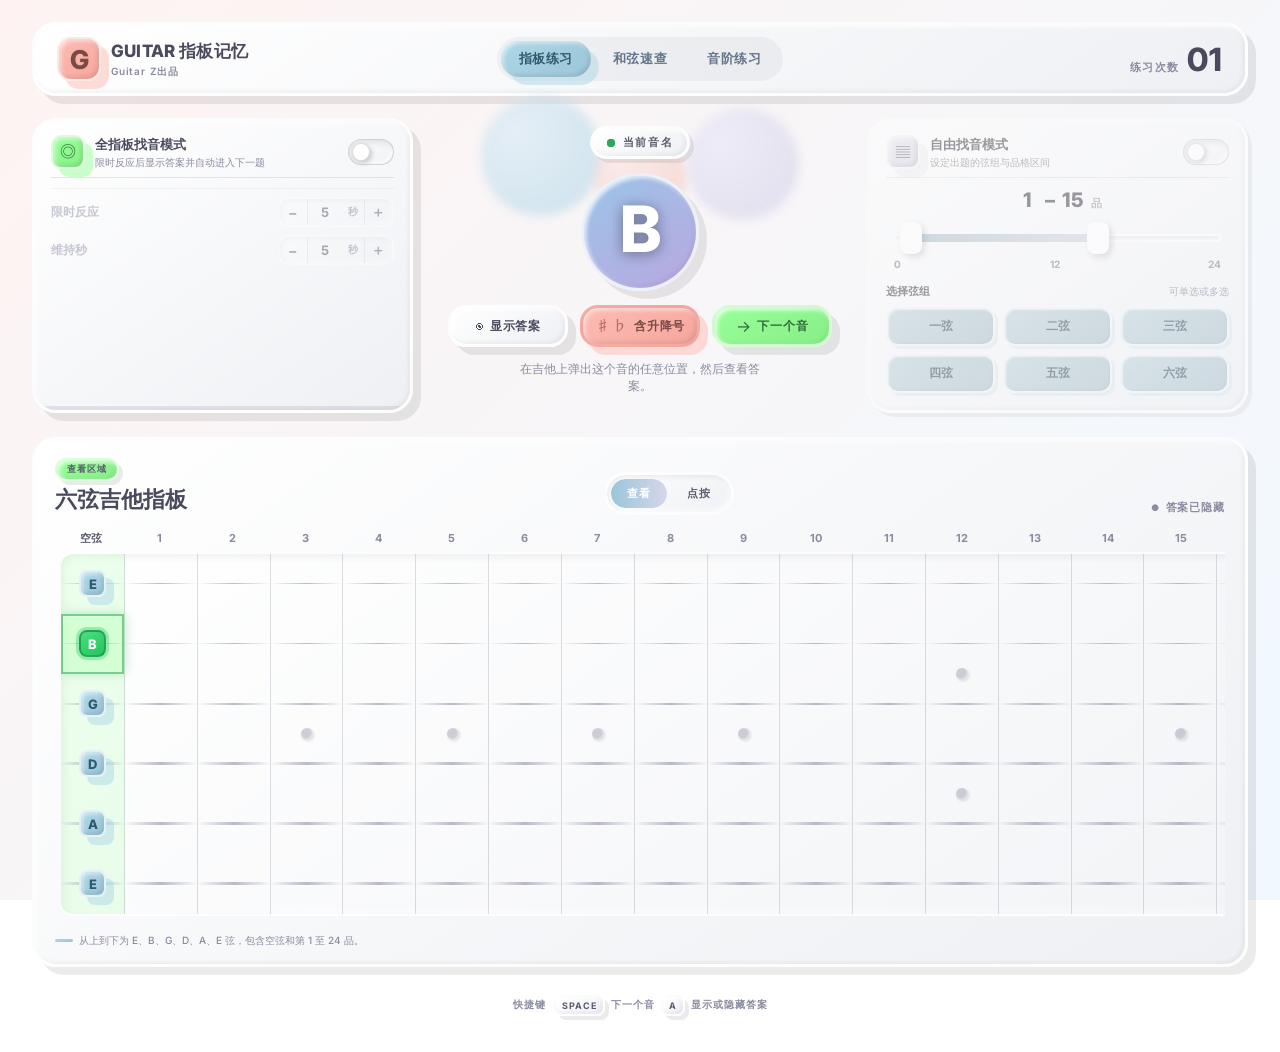
<file: index.html>
<!doctype html>
<html lang="zh-CN">
  <head>
    <meta charset="UTF-8" />
    <meta name="viewport" content="width=device-width, initial-scale=1.0" />
    <meta name="theme-color" content="#fef3f2" />
    <title>GUITAR 指板记忆</title>
    <link rel="icon" href="data:image/svg+xml,%3Csvg xmlns='http://www.w3.org/2000/svg' viewBox='0 0 32 32'%3E%3Crect x='1' y='1' width='30' height='30' rx='7' fill='%23fef3f2' stroke='%23cdd3e0' stroke-width='2'/%3E%3Ctext x='16' y='23' text-anchor='middle' font-family='Arial' font-weight='bold' font-size='20' fill='%23f5a69c'%3EG%3C/text%3E%3C/svg%3E" />
    <link rel="preconnect" href="https://fonts.googleapis.com" />
    <link rel="preconnect" href="https://fonts.gstatic.com" crossorigin />
    <link href="https://fonts.googleapis.com/css2?family=Inter:wght@300;400;500;600;700;800&display=swap" rel="stylesheet" />
    <link rel="stylesheet" href="styles.css?v=24" />
  </head>
  <body>
    <main class="app-shell">
      <header class="topbar reveal fade-in">
        <a class="brand" href="index.html" aria-label="回到指板练习首页">
          <span class="brand-mark" aria-hidden="true">G</span>
          <span>
            <strong>GUITAR 指板记忆</strong>
            <small>Guitar Z出品</small>
          </span>
        </a>
        <nav class="tool-nav tabs" aria-label="工具导航">
          <a class="tool-tab active" href="index.html" aria-current="page">指板练习</a>
          <a class="tool-tab" href="chords.html">和弦速查</a>
          <a class="tool-tab" href="scales.html">音阶练习</a>
        </nav>
        <div class="round-count" aria-live="polite">
          <span>练习次数</span>
          <strong id="roundCount">01</strong>
        </div>
      </header>

      <!-- 新布局：顶部三栏（全指板找音模式 / 自由找音模式 / 当前音名）横向并列；下方指板铺满整列 -->
      <div class="layout-split">
        <div class="top-row">
          <!-- 左：全指板找音模式 -->
          <aside class="sidebar-controls sidebar-left reveal" aria-label="全指板找音模式">
            <article class="control-card brutal-shadow reveal stagger-1" id="autoRevealCard">
              <div class="control-title-row">
                <div class="control-icon" aria-hidden="true">◎</div>
                <div>
                  <h2>全指板找音模式</h2>
                  <p>限时反应后显示答案并自动进入下一题</p>
                </div>
                <label class="switch">
                  <input id="autoRevealToggle" type="checkbox" />
                  <span class="switch-track"><span class="switch-thumb"></span></span>
                  <span class="sr-only">开启全指板找音模式</span>
                </label>
              </div>
              <div class="setting-row" id="autoRevealSetting">
                <div class="speed-line">
                  <label for="autoRevealAtSeconds">限时反应</label>
                  <div class="number-field">
                    <button type="button" data-step-target="autoRevealAtSeconds" data-step="-1" aria-label="减少限时反应秒数">−</button>
                    <input id="autoRevealAtSeconds" type="number" value="5" min="1" max="60" step="1" inputmode="numeric" aria-label="限时反应秒数" />
                    <span>秒</span>
                    <button type="button" data-step-target="autoRevealAtSeconds" data-step="1" aria-label="增加限时反应秒数">＋</button>
                  </div>
                </div>
                <div class="speed-line">
                  <label for="autoRevealHoldSeconds">维持秒</label>
                  <div class="number-field">
                    <button type="button" data-step-target="autoRevealHoldSeconds" data-step="-1" aria-label="减少维持秒数">−</button>
                    <input id="autoRevealHoldSeconds" type="number" value="5" min="1" max="60" step="1" inputmode="numeric" aria-label="答案维持秒数" />
                    <span>秒</span>
                    <button type="button" data-step-target="autoRevealHoldSeconds" data-step="1" aria-label="增加维持秒数">＋</button>
                  </div>
                </div>
              </div>
              <div class="timer-track" aria-hidden="true"><span id="revealProgress"></span></div>
            </article>
          </aside>

          <!-- 中：当前音名 -->
          <section class="hero current-note-col reveal" aria-labelledby="current-note-label">
            <div class="hero-orbs" aria-hidden="true">
              <span class="orb orb-1"></span>
              <span class="orb orb-2"></span>
              <span class="orb orb-3"></span>
            </div>
            <div class="eyebrow reveal fade-in stagger-1" id="current-note-label">
              <span class="pulse-dot"></span>
              当前音名
            </div>

            <div class="note-column reveal scale-in stagger-2">
              <div class="note-stage">
                <div class="note-card brutal-shadow-lg" aria-live="assertive">
                  <span id="currentNote">C</span>
                </div>
              </div>
              <div class="note-actions">
                <button class="side-action reveal-action brutal-shadow brutal-shadow-hover" id="revealButton" type="button">
                  <span class="action-icon" aria-hidden="true">◉</span>
                  <span>显示答案</span>
                </button>
                <button class="side-action accidental-action brutal-shadow brutal-shadow-hover active" id="accidentalsToggle" type="button" aria-pressed="true">
                  <span class="action-icon" aria-hidden="true">♯♭</span>
                  <span>含升降号</span>
                </button>
                <button class="side-action next-action brutal-shadow brutal-shadow-hover" id="nextButton" type="button">
                  <span class="action-icon" aria-hidden="true">→</span>
                  <span>下一个音</span>
                </button>
              </div>
              <p class="instruction" id="instruction">在吉他上弹出这个音的任意位置，然后查看答案。</p>
            </div>
          </section>

          <!-- 右：自由找音模式 -->
          <aside class="sidebar-controls sidebar-right reveal" aria-label="自由找音模式">
            <article class="control-card difficulty-card brutal-shadow reveal stagger-2" id="difficultyCard">
              <div class="control-title-row">
                <div class="control-icon" aria-hidden="true">▤</div>
                <div>
                  <h2>自由找音模式</h2>
                  <p>设定出题的弦组与品格区间</p>
                </div>
                <label class="switch">
                  <input id="difficultyToggle" type="checkbox" />
                  <span class="switch-track"><span class="switch-thumb"></span></span>
                  <span class="sr-only">开启自由找音模式</span>
                </label>
              </div>
              <div class="fret-range-slider" role="group" aria-label="品格范围选择">
                <div class="range-values" aria-live="polite">
                  <span id="fretRangeMin">1</span>
                  <span>–</span>
                  <span id="fretRangeMax">15</span>
                  <span>品</span>
                </div>
                <div class="range-track-wrap">
                  <div class="range-track-bg"></div>
                  <div class="range-track-fill" id="fretRangeFill"></div>
                  <input type="range" id="fretRangeMinInput" min="0" max="24" value="1" step="1" aria-label="起始品格" />
                  <input type="range" id="fretRangeMaxInput" min="0" max="24" value="15" step="1" aria-label="结束品格" />
                </div>
                <div class="range-labels">
                  <span>0</span>
                  <span>12</span>
                  <span>24</span>
                </div>
              </div>

              <div class="string-select-block">
                <div class="string-select-head">
                  <span class="string-select-label">选择弦组</span>
                  <span class="string-select-hint">可单选或多选</span>
                </div>
                <div class="string-buttons" id="stringButtons" role="group" aria-label="弦组选择">
                  <button type="button" class="string-btn" data-string="1">一弦</button>
                  <button type="button" class="string-btn" data-string="2">二弦</button>
                  <button type="button" class="string-btn" data-string="3">三弦</button>
                  <button type="button" class="string-btn" data-string="4">四弦</button>
                  <button type="button" class="string-btn" data-string="5">五弦</button>
                  <button type="button" class="string-btn" data-string="6">六弦</button>
                </div>
              </div>
            </article>
          </aside>
        </div>

        <section class="fretboard-section brutal-shadow reveal" aria-labelledby="fretboard-title">
          <div class="section-heading">
            <div>
              <p class="section-kicker" id="sectionKicker">查看区域</p>
              <h1 id="fretboard-title">六弦吉他指板</h1>
            </div>

            <div class="mode-tabs" role="tablist" aria-label="模式切换（查看 / 点按）">
              <button class="mode-tab active" id="browseModeTab" type="button" role="tab" aria-selected="true" data-mode="browse">查看</button>
              <button class="mode-tab" id="practiceModeTab" type="button" role="tab" aria-selected="false" data-mode="practice">点按</button>
            </div>

            <div class="answer-status" id="answerStatus">
              <span aria-hidden="true">●</span>
              <span>答案已隐藏</span>
            </div>
          </div>

          <div class="practice-stats brutal-shadow" id="practiceStats" hidden>
            <div class="stat-item"><span>本题进度</span><strong id="statProgress">0 / 0</strong></div>
            <div class="stat-item"><span>首答正确</span><strong id="statCorrect">0</strong></div>
            <div class="stat-item"><span>答错题数</span><strong id="statWrong">0</strong></div>
            <div class="stat-item"><span>正确率</span><strong id="statAccuracy">—</strong></div>
            <div class="stat-item stat-best"><span>该难度最佳</span><strong id="statBest">—</strong></div>
          </div>

          <div class="fretboard-scroll" id="fretboardScroll" tabindex="0" aria-label="六弦吉他指板，可横向滚动">
            <div class="fretboard-wrap">
              <div class="fret-numbers" id="fretNumbers"></div>
              <div class="fretboard" id="fretboard"></div>
            </div>
          </div>
          <p class="fretboard-hint"><span class="hint-line"></span> 从上到下为 E、B、G、D、A、E 弦，包含空弦和第 1 至 24 品。</p>
        </section>
      </div>

      <footer class="reveal fade-in">
        <span>快捷键</span>
        <kbd>Space</kbd> 下一个音
        <kbd>A</kbd> 显示或隐藏答案
      </footer>
    </main>

    <div class="summary-overlay" id="summaryOverlay" hidden>
      <div class="summary-card brutal-shadow-lg" role="dialog" aria-modal="true" aria-labelledby="summaryTitle">
        <p class="section-kicker">本轮成绩</p>
        <h2 id="summaryTitle">本轮完成</h2>
        <p class="summary-sub" id="summarySub">本轮练习题已全部完成</p>
        <div class="summary-grid">
          <div><span>本轮题数</span><strong id="summaryTotal">0</strong></div>
          <div><span>首答正确</span><strong id="summaryCorrect">0</strong></div>
          <div><span>正确率</span><strong id="summaryAccuracy">0%</strong></div>
          <div><span>用时</span><strong id="summaryTime">0:00</strong></div>
          <div><span>平均每题</span><strong id="summaryAvg">0.0s</strong></div>
          <div><span>该难度最佳</span><strong id="summaryBest">0%</strong></div>
        </div>
        <button class="summary-again" id="summaryAgain" type="button">再来一轮</button>
      </div>
    </div>

    <script src="app.js?v=19"></script>
    <script>
      // 滚动触发入场动画：进入视口时添加 .in-view（播放一次）
      (function () {
        var nodes = document.querySelectorAll('.reveal');
        var reduce = window.matchMedia('(prefers-reduced-motion: reduce)').matches;
        if (reduce || !('IntersectionObserver' in window)) {
          nodes.forEach(function (el) { el.classList.add('in-view'); });
          return;
        }
        var io = new IntersectionObserver(function (entries) {
          entries.forEach(function (entry) {
            if (entry.isIntersecting) {
              entry.target.classList.add('in-view');
              io.unobserve(entry.target);
            }
          });
        }, { threshold: 0.12, rootMargin: '0px 0px -6% 0px' });
        nodes.forEach(function (el) { io.observe(el); });
      })();
    </script>
  </body>
</html>
</file>
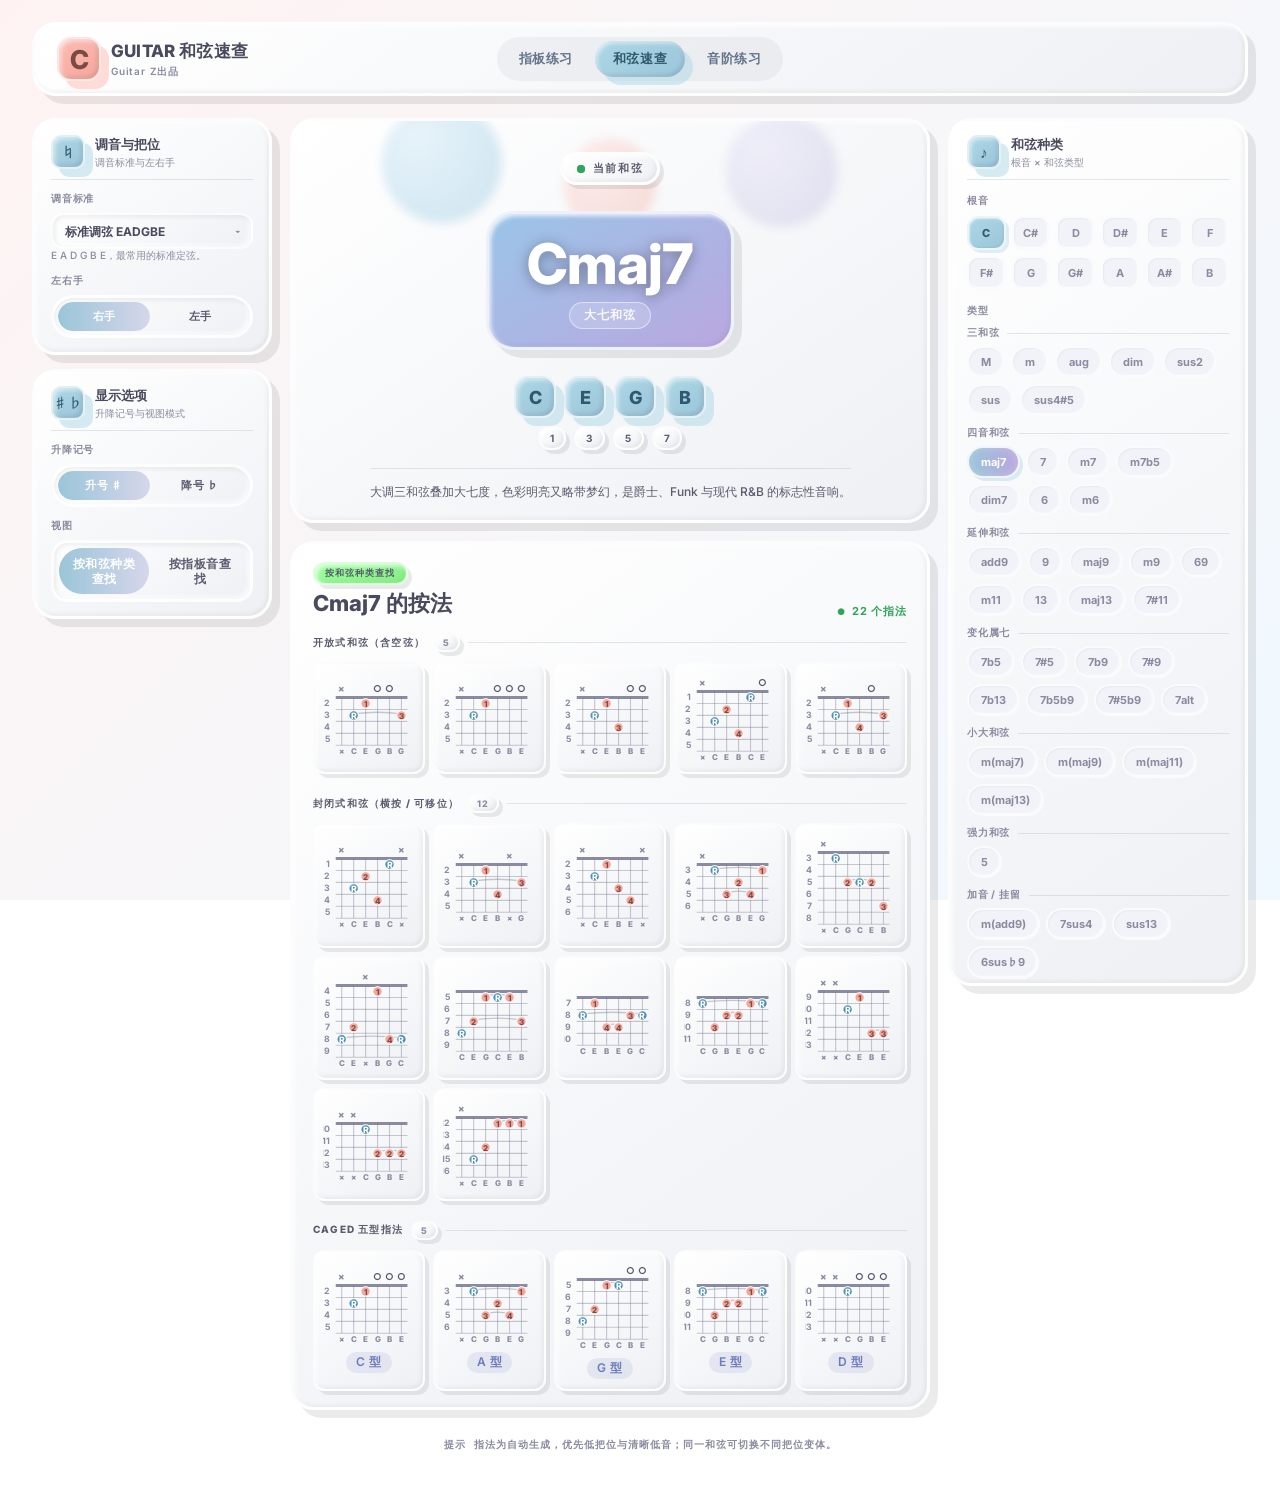
<file: chords.html>
<!doctype html>
<html lang="zh-CN">
  <head>
    <meta charset="UTF-8" />
    <meta name="viewport" content="width=device-width, initial-scale=1.0" />
    <meta name="theme-color" content="#fef3f2" />
    <title>GUITAR 和弦速查</title>
    <link rel="icon" href="data:image/svg+xml,%3Csvg xmlns='http://www.w3.org/2000/svg' viewBox='0 0 32 32'%3E%3Crect x='1' y='1' width='30' height='30' rx='7' fill='%23fef3f2' stroke='%23cdd3e0' stroke-width='2'/%3E%3Ctext x='16' y='23' text-anchor='middle' font-family='Arial' font-weight='bold' font-size='20' fill='%23f5a69c'%3EG%3C/text%3E%3C/svg%3E" />
    <link rel="preconnect" href="https://fonts.googleapis.com" />
    <link rel="preconnect" href="https://fonts.gstatic.com" crossorigin />
    <link href="https://fonts.googleapis.com/css2?family=Inter:wght@300;400;500;600;700;800&display=swap" rel="stylesheet" />
    <link rel="stylesheet" href="chord-styles.css?v=16" />
    <link rel="stylesheet" href="fretboard-fullscreen.css?v=3" />
  </head>
  <body>
    <main class="app-shell">
      <header class="topbar reveal fade-in">
        <a class="brand" href="chords.html" aria-label="和弦速查首页">
          <span class="brand-mark" aria-hidden="true">C</span>
          <span>
            <strong>GUITAR 和弦速查</strong>
            <small>Guitar Z出品</small>
          </span>
        </a>
        <nav class="tool-nav tabs" aria-label="工具导航">
          <a class="tool-tab" href="index.html">指板练习</a>
          <a class="tool-tab active" href="chords.html" aria-current="page">和弦速查</a>
          <a class="tool-tab" href="scales.html">音阶练习</a>
        </nav>
      </header>

      <!-- 三栏布局：左控制 → 中主区 → 右和弦种类（移动端重排为 主→右→左） -->
      <div class="chords-layout">
        <!-- 左栏：调音与把位 + 显示选项 -->
        <aside class="layout-left reveal" aria-label="设置">
          <article class="control-card brutal-shadow">
            <div class="control-title-row">
              <div class="control-icon" aria-hidden="true">♮</div>
              <div>
                <h2>调音与把位</h2>
                <p>调音标准与左右手</p>
              </div>
            </div>
            <div class="setting-block">
              <label class="setting-label" for="tuningSelect">调音标准</label>
              <div class="clay-select-wrap">
                <select id="tuningSelect" class="clay-select" aria-label="调音标准">
                  <option value="standard">标准调弦 EADGBE</option>
                  <option value="dropD">Drop D · DADGBE</option>
                  <option value="dadgad">DADGAD</option>
                  <option value="openG">Open G · DGDGBD</option>
                  <option value="openD">Open D · DADF♯AD</option>
                  <option value="eb">半音降调 · E♭A♭D♭G♭B♭E♭</option>
                </select>
              </div>
              <p class="tuning-desc" id="tuningDesc">E A D G B E，最常用的标准定弦。</p>
            </div>
            <div class="setting-block">
              <span class="setting-label">左右手</span>
              <div class="segmented" id="handSwitch" role="group" aria-label="左右手配置">
                <button type="button" data-hand="right" class="active" aria-pressed="true">右手</button>
                <button type="button" data-hand="left" aria-pressed="false">左手</button>
              </div>
            </div>
          </article>

          <article class="control-card brutal-shadow">
            <div class="control-title-row">
              <div class="control-icon" aria-hidden="true">♯♭</div>
              <div>
                <h2>显示选项</h2>
                <p>升降记号与视图模式</p>
              </div>
            </div>
            <div class="setting-block">
              <span class="setting-label">升降记号</span>
              <div class="segmented" id="accidentalSwitch" role="group" aria-label="升降记号">
                <button type="button" data-acc="sharp" class="active" aria-pressed="true">升号 ♯</button>
                <button type="button" data-acc="flat" aria-pressed="false">降号 ♭</button>
              </div>
            </div>
            <div class="setting-block">
              <span class="setting-label">视图</span>
              <div class="segmented view-switch-two-col" id="viewSwitch" role="group" aria-label="查找方式">
                <button type="button" data-view="voicing" class="active" aria-pressed="true">按和弦种类查找</button>
                <button type="button" data-view="fretboard" aria-pressed="false">按指板音查找</button>
              </div>
            </div>
          </article>
        </aside>

        <!-- 主栏：当前和弦 + 指法图 -->
        <div class="layout-main">
          <!-- 当前和弦主视觉（移到主栏顶部） -->
          <section class="hero-card reveal fade-in brutal-shadow-lg" aria-labelledby="chord-symbol">
            <div class="hero-orbs" aria-hidden="true">
              <span class="orb orb-1"></span>
              <span class="orb orb-2"></span>
              <span class="orb orb-3"></span>
            </div>
            <p class="eyebrow reveal fade-in stagger-1"><span class="pulse-dot"></span>当前和弦</p>
            <div class="chord-name-card scale-in stagger-2" aria-live="polite">
              <span id="chordSymbol">Cmaj7</span>
              <small id="chordCn">大七和弦</small>
            </div>
            <div class="chord-info">
              <div class="tone-chips" id="toneChips" aria-label="构成音"></div>
              <div class="interval-chips" id="intervalChips" aria-label="音程"></div>
            </div>
            <p class="theory-desc" id="theoryDesc"></p>
          </section>

          <!-- 指法图 -->
          <section class="fretboard-section brutal-shadow reveal" aria-labelledby="diagram-title">
            <div class="section-heading">
              <div>
                <p class="section-kicker" id="resultKicker">推荐指法</p>
                <h1 id="diagram-title">Cmaj7 的按法</h1>
              </div>
              <div class="answer-status" id="voicingHint" aria-live="polite">
                <span aria-hidden="true">●</span>
                <span id="voicingHintText">自动生成</span>
              </div>
            </div>

            <div id="voicingArea"></div>
            <div id="fretboardArea" hidden></div>
          </section>
        </div>

        <!-- 右栏：和弦种类（根音 × 类型） -->
        <aside class="layout-right reveal" aria-label="和弦种类">
          <article class="control-card chords-list-card brutal-shadow">
            <div class="control-title-row">
              <div class="control-icon" aria-hidden="true">♪</div>
              <div>
                <h2>和弦种类</h2>
                <p>根音 × 和弦类型</p>
              </div>
            </div>
            <div class="selector-block">
              <span class="selector-label">根音</span>
              <div class="root-buttons" id="rootButtons" role="group" aria-label="根音选择"></div>
            </div>
            <div class="selector-block">
              <span class="selector-label">类型</span>
              <div class="type-groups" id="typeGroups"></div>
            </div>
          </article>
        </aside>

      </div>

      <footer class="reveal fade-in">
        <span>提示</span>
        指法为自动生成，优先低把位与清晰低音；同一和弦可切换不同把位变体。
      </footer>
    </main>

    <script src="chord-engine.js?v=11"></script>
    <script src="chord-app.js?v=29"></script>
    <script>
      // 滚动触发入场动画：进入视口时添加 .in-view（播放一次）
      (function () {
        var nodes = document.querySelectorAll('.reveal');
        var reduce = window.matchMedia('(prefers-reduced-motion: reduce)').matches;
        if (reduce || !('IntersectionObserver' in window)) {
          nodes.forEach(function (el) { el.classList.add('in-view'); });
          return;
        }
        var io = new IntersectionObserver(function (entries) {
          entries.forEach(function (entry) {
            if (entry.isIntersecting) {
              entry.target.classList.add('in-view');
              io.unobserve(entry.target);
            }
          });
        }, { threshold: 0.12, rootMargin: '0px 0px -6% 0px' });
        nodes.forEach(function (el) { io.observe(el); });
      })();
    </script>
  </body>
</html>
</file>
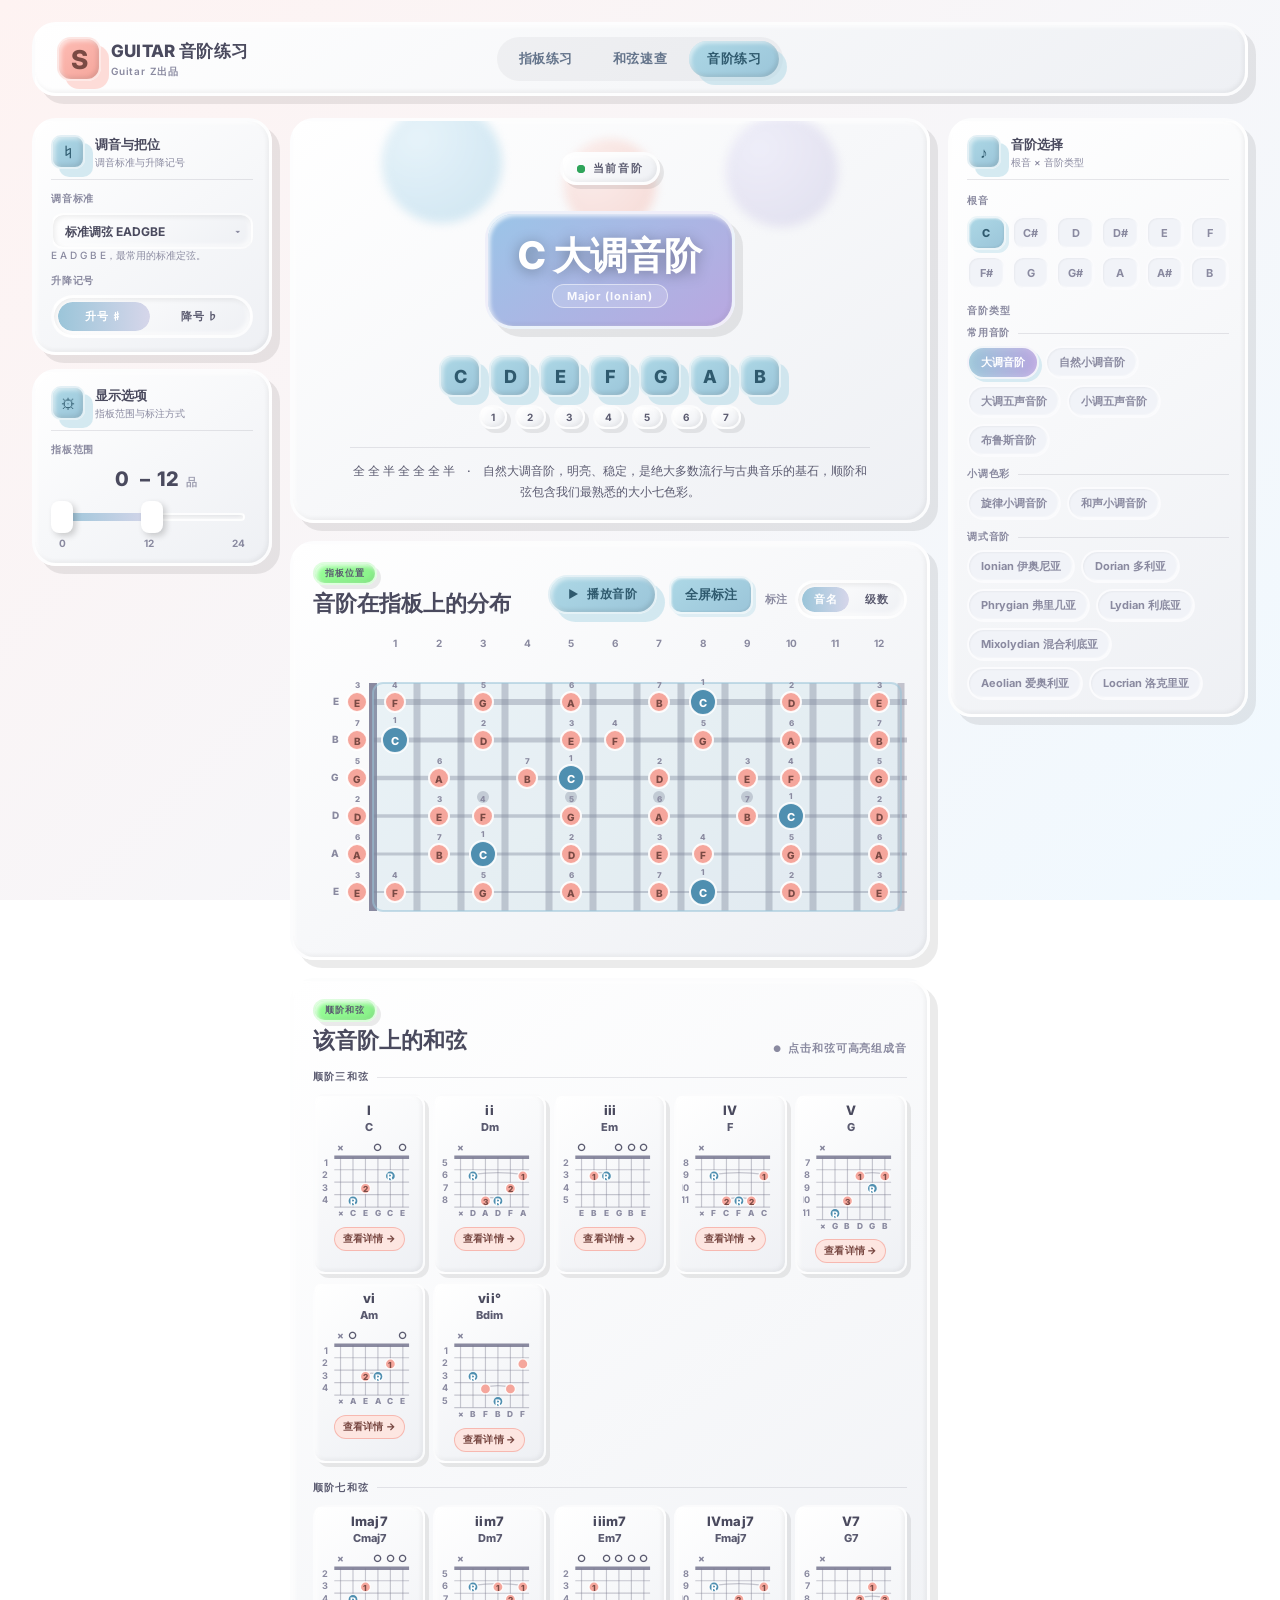
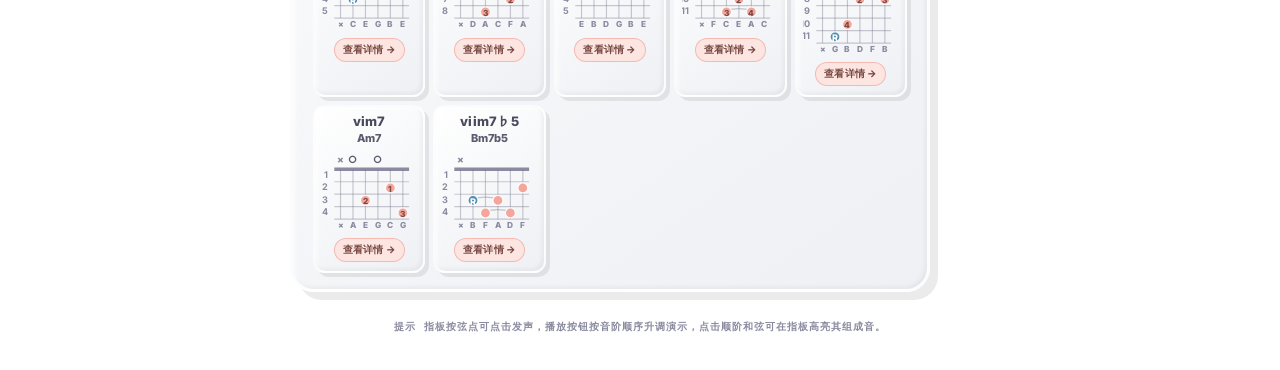
<file: scales.html>
<!doctype html>
<html lang="zh-CN">
  <head>
    <meta charset="UTF-8" />
    <meta name="viewport" content="width=device-width, initial-scale=1.0" />
    <meta name="theme-color" content="#fef3f2" />
    <title>GUITAR 音阶练习</title>
    <link rel="icon" href="data:image/svg+xml,%3Csvg xmlns='http://www.w3.org/2000/svg' viewBox='0 0 32 32'%3E%3Crect x='1' y='1' width='30' height='30' rx='7' fill='%23fef3f2' stroke='%23cdd3e0' stroke-width='2'/%3E%3Ctext x='16' y='23' text-anchor='middle' font-family='Arial' font-weight='bold' font-size='20' fill='%236fa8c4'%3ES%3C/text%3E%3C/svg%3E" />
    <link rel="preconnect" href="https://fonts.googleapis.com" />
    <link rel="preconnect" href="https://fonts.gstatic.com" crossorigin />
    <link href="https://fonts.googleapis.com/css2?family=Inter:wght@300;400;500;600;700;800&display=swap" rel="stylesheet" />
    <link rel="stylesheet" href="chord-styles.css?v=13" />
    <link rel="stylesheet" href="scale-styles.css?v=6" />
    <link rel="stylesheet" href="fretboard-fullscreen.css?v=3" />
  </head>
  <body>
    <main class="app-shell">
      <header class="topbar reveal fade-in">
        <a class="brand" href="scales.html" aria-label="音阶练习首页">
          <span class="brand-mark" aria-hidden="true">S</span>
          <span>
            <strong>GUITAR 音阶练习</strong>
            <small>Guitar Z出品</small>
          </span>
        </a>
        <nav class="tool-nav tabs" aria-label="工具导航">
          <a class="tool-tab" href="index.html">指板练习</a>
          <a class="tool-tab" href="chords.html">和弦速查</a>
          <a class="tool-tab active" href="scales.html" aria-current="page">音阶练习</a>
        </nav>
      </header>

      <!-- 三栏布局：左控制 → 中主区 → 右音阶选择 -->
      <div class="chords-layout">
        <!-- 左栏：调音与把位 + 显示选项 -->
        <aside class="layout-left reveal" aria-label="设置">
          <article class="control-card brutal-shadow">
            <div class="control-title-row">
              <div class="control-icon" aria-hidden="true">♮</div>
              <div>
                <h2>调音与把位</h2>
                <p>调音标准与升降记号</p>
              </div>
            </div>
            <div class="setting-block">
              <label class="setting-label" for="tuningSelect">调音标准</label>
              <div class="clay-select-wrap">
                <select id="tuningSelect" class="clay-select" aria-label="调音标准">
                  <option value="standard">标准调弦 EADGBE</option>
                  <option value="dropD">Drop D · DADGBE</option>
                  <option value="dadgad">DADGAD</option>
                  <option value="openG">Open G · DGDGBD</option>
                  <option value="openD">Open D · DADF♯AD</option>
                  <option value="eb">半音降调 · E♭A♭D♭G♭B♭E♭</option>
                </select>
              </div>
              <p class="tuning-desc" id="tuningDesc">E A D G B E，最常用的标准定弦。</p>
            </div>
            <div class="setting-block">
              <span class="setting-label">升降记号</span>
              <div class="segmented" id="accidentalSwitch" role="group" aria-label="升降记号">
                <button type="button" data-acc="sharp" class="active" aria-pressed="true">升号 ♯</button>
                <button type="button" data-acc="flat" aria-pressed="false">降号 ♭</button>
              </div>
            </div>
          </article>

          <article class="control-card brutal-shadow">
            <div class="control-title-row">
              <div class="control-icon" aria-hidden="true">⚙</div>
              <div>
                <h2>显示选项</h2>
                <p>指板范围与标注方式</p>
              </div>
            </div>
            <div class="setting-block">
              <span class="setting-label">指板范围</span>
              <div class="fret-range-slider" role="group" aria-label="指板范围选择">
                <div class="range-values" aria-live="polite">
                  <span id="fretRangeMin">0</span>
                  <span>–</span>
                  <span id="fretRangeMax">12</span>
                  <span>品</span>
                </div>
                <div class="range-track-wrap">
                  <div class="range-track-bg"></div>
                  <div class="range-track-fill" id="fretRangeFill"></div>
                  <input type="range" id="fretRangeMinInput" min="0" max="24" value="0" step="1" aria-label="起始品格" />
                  <input type="range" id="fretRangeMaxInput" min="0" max="24" value="12" step="1" aria-label="结束品格" />
                </div>
                <div class="range-labels">
                  <span>0</span>
                  <span>12</span>
                  <span>24</span>
                </div>
              </div>
            </div>
          </article>
        </aside>

        <!-- 主栏：当前音阶 + 指板 + 顺阶和弦 -->
        <div class="layout-main">
          <!-- 当前音阶主视觉 -->
          <section class="hero-card reveal fade-in brutal-shadow-lg" aria-labelledby="scale-name">
            <div class="hero-orbs" aria-hidden="true">
              <span class="orb orb-1"></span>
              <span class="orb orb-2"></span>
              <span class="orb orb-3"></span>
            </div>
            <p class="eyebrow reveal fade-in stagger-1"><span class="pulse-dot"></span>当前音阶</p>
            <div class="chord-name-card scale-in stagger-2" aria-live="polite">
              <span id="scaleName">C 大调音阶</span>
              <small id="scaleEn">Major (Ionian)</small>
            </div>
            <div class="chord-info">
              <div class="tone-chips" id="noteChips" aria-label="音阶音名"></div>
              <div class="interval-chips" id="degreeChips" aria-label="音阶级数"></div>
            </div>
            <p class="theory-desc" id="theoryDesc"></p>
          </section>

          <!-- 指板图 -->
          <section class="fretboard-section brutal-shadow reveal" aria-labelledby="scale-fretboard-title">
            <div class="section-heading">
              <div>
                <p class="section-kicker" id="fbKicker">指板位置</p>
                <h1 id="scale-fretboard-title">音阶在指板上的分布</h1>
              </div>
              <div class="scale-actions">
                <button class="play-btn brutal-shadow brutal-shadow-hover" id="playButton" type="button" aria-label="播放音阶">
                  <span class="play-icon" aria-hidden="true">▶</span>
                  <span class="play-label">播放音阶</span>
                </button>
                <button class="fb-fullscreen-btn brutal-shadow brutal-shadow-hover" id="fbFullscreenBtn" type="button" aria-label="全屏标注">
                  全屏标注
                </button>
                <div class="fretboard-label-switch">
                  <span class="fretboard-label-title">标注</span>
                  <div class="segmented" id="labelSwitch" role="group" aria-label="指板标注方式">
                    <button type="button" data-label="note" class="active" aria-pressed="true">音名</button>
                    <button type="button" data-label="degree" aria-pressed="false">级数</button>
                  </div>
                </div>
              </div>
            </div>

            <div class="fretboard-scroll" id="fretboardScroll" tabindex="0" aria-label="吉他指板，可横向滚动，点击任意位置发声">
              <div class="fretboard-wrap">
                <div class="fret-numbers" id="fretNumbers"></div>
                <div class="fretboard" id="scaleFretboard"></div>
              </div>
            </div>
          </section>

          <!-- 顺阶和弦 -->
          <section class="fretboard-section diatonic-section brutal-shadow reveal" aria-labelledby="diatonic-title">
            <div class="section-heading">
              <div>
                <p class="section-kicker">顺阶和弦</p>
                <h1 id="diatonic-title">该音阶上的和弦</h1>
              </div>
              <div class="answer-status" id="diatonicHint" aria-live="polite">
                <span aria-hidden="true">●</span>
                <span id="diatonicHintText">点击和弦可高亮组成音</span>
              </div>
            </div>

            <div class="diatonic-block">
              <h2 class="diatonic-subtitle">顺阶三和弦</h2>
              <div class="diatonic-grid" id="triadGrid" aria-label="顺阶三和弦"></div>
            </div>
            <div class="diatonic-block">
              <h2 class="diatonic-subtitle">顺阶七和弦</h2>
              <div class="diatonic-grid" id="seventhGrid" aria-label="顺阶七和弦"></div>
            </div>
          </section>
        </div>

        <!-- 右栏：音阶选择（根音 × 音阶类型） -->
        <aside class="layout-right reveal" aria-label="音阶选择">
          <article class="control-card chords-list-card brutal-shadow">
            <div class="control-title-row">
              <div class="control-icon" aria-hidden="true">♪</div>
              <div>
                <h2>音阶选择</h2>
                <p>根音 × 音阶类型</p>
              </div>
            </div>
            <div class="selector-block">
              <span class="selector-label">根音</span>
              <div class="root-buttons" id="rootButtons" role="group" aria-label="根音选择"></div>
            </div>
            <div class="selector-block">
              <span class="selector-label">音阶类型</span>
              <div class="type-groups" id="scaleGroups"></div>
            </div>
          </article>
        </aside>
      </div>

      <footer class="reveal fade-in">
        <span>提示</span>
        指板按弦点可点击发声，播放按钮按音阶顺序升调演示，点击顺阶和弦可在指板高亮其组成音。
      </footer>
    </main>

    <script src="chord-engine.js?v=3"></script>
    <script src="scale-app.js?v=9"></script>
    <script src="fretboard-annotate.js?v=6"></script>
    <script>
      // 全屏标注入口
      (function () {
        var btn = document.getElementById('fbFullscreenBtn');
        if (!btn || !window.FretboardAnnotate) return;
        btn.addEventListener('click', function () {
          var svg = document.querySelector('#scaleFretboard svg');
          if (!svg) return;
          var titleEl = document.getElementById('scaleName');
          var title = titleEl ? titleEl.textContent.trim() : '音阶在指板上的分布';
          window.FretboardAnnotate.open(svg, title);
        });
      })();

      // 滚动触发入场动画：进入视口时添加 .in-view（播放一次）
      (function () {
        var nodes = document.querySelectorAll('.reveal');
        var reduce = window.matchMedia('(prefers-reduced-motion: reduce)').matches;
        if (reduce || !('IntersectionObserver' in window)) {
          nodes.forEach(function (el) { el.classList.add('in-view'); });
          return;
        }
        var io = new IntersectionObserver(function (entries) {
          entries.forEach(function (entry) {
            if (entry.isIntersecting) {
              entry.target.classList.add('in-view');
              io.unobserve(entry.target);
            }
          });
        }, { threshold: 0.12, rootMargin: '0px 0px -6% 0px' });
        nodes.forEach(function (el) { io.observe(el); });
      })();
    </script>
  </body>
</html>
</file>
<file: styles.css>
/* ============================================================
   Claymorphism — 黏土拟态浅色主题
   配色：浅桃→浅蓝页面渐变 + 白→浅灰中性黏土卡片 + 四色柔和彩色黏土
        （柔桃 / 宝宝蓝 / 薄荷 / 丁香）
   语言：双重阴影（外投影 + 内高光/内阴影）+ 大圆角 + 3px 白边
   交互：按钮 hover 上浮、active 下压（沿用 .clay-btn 逻辑）
   注：所有 class 名与 app.js 保持一致，仅重定义视觉层；
       布局 grid/flex、JS 状态类、@keyframes、媒体查询、reduced-motion
       全部原样保留。
   ============================================================ */

:root {
  color-scheme: light;

  /* 页面背景：浅桃 → 浅蓝，非常淡 */
  --bg: linear-gradient(135deg, #fef3f2 0%, #f0f9ff 100%);

  /* 中性黏土（卡片 / 导航栏基础） */
  --surface: linear-gradient(145deg, #ffffff, #eef0f4);

  /* 四种柔和低饱和彩色黏土 */
  --surface-pink: linear-gradient(145deg, #FDBCB4, #f5a69c);
  --surface-blue: linear-gradient(145deg, #ADD8E6, #9bc5d9);
  --surface-mint: linear-gradient(145deg, #98FF98, #88ef88);
  --surface-lilac: linear-gradient(145deg, #E6E6FA, #d6d6ea);

  --clay-border: 3px solid rgba(255, 255, 255, 0.8);
  --clay-border-sm: 2px solid rgba(255, 255, 255, 0.7);

  /* 中性黏土双重阴影 */
  --shadow-clay:
    8px 8px 0 rgba(0, 0, 0, 0.08),
    inset -2px -2px 4px rgba(0, 0, 0, 0.05),
    inset 2px 2px 4px rgba(255, 255, 255, 0.8);
  /* hover 上浮时更大的外投影 */
  --shadow-clay-lift:
    10px 10px 0 rgba(0, 0, 0, 0.08),
    inset -2px -2px 4px rgba(0, 0, 0, 0.05),
    inset 2px 2px 4px rgba(255, 255, 255, 0.8);
  /* active 下压时更小的外投影 */
  --shadow-clay-sm:
    4px 4px 0 rgba(0, 0, 0, 0.08),
    inset -2px -2px 4px rgba(0, 0, 0, 0.05),
    inset 2px 2px 4px rgba(255, 255, 255, 0.8);

  /* 彩色黏土阴影 */
  --shadow-clay-pink:
    8px 8px 0 rgba(253, 188, 180, 0.5),
    inset -2px -2px 4px rgba(0, 0, 0, 0.1),
    inset 2px 2px 4px rgba(255, 255, 255, 0.6);
  --shadow-clay-blue:
    8px 8px 0 rgba(173, 216, 230, 0.5),
    inset -2px -2px 4px rgba(0, 0, 0, 0.1),
    inset 2px 2px 4px rgba(255, 255, 255, 0.6);
  --shadow-clay-mint:
    8px 8px 0 rgba(152, 255, 152, 0.5),
    inset -2px -2px 4px rgba(0, 0, 0, 0.1),
    inset 2px 2px 4px rgba(255, 255, 255, 0.6);
  --shadow-clay-lilac:
    8px 8px 0 rgba(230, 230, 250, 0.5),
    inset -2px -2px 4px rgba(0, 0, 0, 0.1),
    inset 2px 2px 4px rgba(255, 255, 255, 0.6);

  /* 文字（深灰，绝不用白字） */
  --text: #4a4a5e;
  --text-2: #5b5b70;
  --text-3: #8a8aa0;

  /* 强调色（中饱和，保证浅底可读） */
  --blue: #6fa8c4;
  --blue-400: #4f8fb0;
  --purple: #a855f7;
  --purple-400: #8b3fd1;
  --pink: #f5a69c;
  --green: #2fa45a;

  --radius-card: 24px;
  --radius-btn: 18px;
  --radius-pill: 999px;

  --font: "Inter", "PingFang SC", "Microsoft YaHei", "Hiragino Sans GB", sans-serif;
}

* { box-sizing: border-box; }

html { scroll-behavior: smooth; }

body {
  margin: 0;
  min-width: 320px;
  max-width: 100%;
  overflow-x: hidden;
  min-height: 100vh;
  color: var(--text-2);
  background: var(--bg);
  background-attachment: fixed;
  font-family: var(--font);
  font-weight: 500;
  -webkit-font-smoothing: antialiased;
  text-rendering: optimizeLegibility;
}

button, input, select { font: inherit; }
button { color: inherit; cursor: pointer; }
[hidden] { display: none !important; }

.sr-only {
  position: absolute; width: 1px; height: 1px; padding: 0; margin: -1px;
  overflow: hidden; clip: rect(0, 0, 0, 0); white-space: nowrap; border: 0;
}

/* ---- 原 Neubrutalism 工具类：重定义为黏土阴影（保留类名） ---- */
.brutal-shadow { box-shadow: var(--shadow-clay); }
.brutal-shadow-lg { box-shadow: var(--shadow-clay); }
.brutal-shadow-hover { transition: transform .25s ease, box-shadow .25s ease; }

.app-shell {
  position: relative;
  width: 100%;
  max-width: 100%;
  margin: 0;
  padding: 22px 32px 24px;
}

/* ===================== 桌面左右分栏布局（方案三） ===================== */
/* 左：练习设置侧栏（粘性、垂直堆叠）；右：当前音名 + 指板主区 */
.layout-split {
  display: flex;
  flex-direction: column;
  gap: 18px;
  align-items: stretch;
}

/* 顶部三栏：全指板找音模式 / 自由找音模式 / 当前音名 横向并列 */
.top-row {
  display: grid;
  grid-template-columns: minmax(240px, 1fr) minmax(260px, 1.1fr) minmax(240px, 1fr);
  gap: 18px;
  align-items: stretch;
}

.sidebar-controls {
  display: grid;
  gap: 14px;
  align-self: stretch;
  position: static;
}

.main-column {
  display: flex;
  flex-direction: column;
  gap: 18px;
  min-width: 0; /* 允许内部指板横向滚动时正确收缩 */
}

/* ===================== 顶栏 ===================== */
.topbar {
  display: grid;
  grid-template-columns: 1fr auto 1fr;
  align-items: center;
  gap: 8px;
  min-height: 54px;
  padding: 9px 16px;
  margin-bottom: 18px;
  background: var(--surface);
  border: var(--clay-border);
  border-radius: var(--radius-card);
  box-shadow: var(--shadow-clay);
}
.brand { justify-self: start; }
.tool-nav { justify-self: center; }
.round-count { justify-self: end; }

.brand {
  display: flex;
  gap: 10px;
  align-items: center;
  color: var(--text);
  text-decoration: none;
}

.brand-mark {
  display: grid;
  width: 36px;
  height: 36px;
  place-items: center;
  color: #7a4a44; /* 深色同色系，保证可读 */
  background: var(--surface-pink);
  border: var(--clay-border-sm);
  border-radius: 12px;
  font-family: var(--font);
  font-size: 20px;
  font-weight: 800;
  box-shadow: var(--shadow-clay-pink);
}

.brand strong, .brand small { display: block; }
.brand strong {
  font-size: 14px;
  font-weight: 800;
  letter-spacing: 0.01em;
  color: var(--text);
}
.brand small { margin-top: 2px; font-size: 9px; font-weight: 600; color: var(--text-3); letter-spacing: 0.08em; }

.round-count {
  display: flex; align-items: baseline; gap: 8px;
  font-size: 11px; font-weight: 700; text-transform: uppercase; letter-spacing: 0.1em;
  color: var(--text-3);
}
.round-count strong { font-family: var(--font); font-size: 24px; font-weight: 800; color: var(--text); }

/* 顶栏工具导航（与其他工具页互链） */
.tool-nav { display: flex; align-items: center; margin-right: 4px; }
.tool-link {
  display: inline-flex;
  align-items: center;
  gap: 6px;
  padding: 8px 14px;
  color: #2f5a6e;
  background: var(--surface-blue);
  border: var(--clay-border-sm);
  border-radius: var(--radius-pill);
  font-size: 11px;
  font-weight: 700;
  letter-spacing: 0.04em;
  text-decoration: none;
  box-shadow: var(--shadow-clay-blue);
  transition: transform .2s ease, box-shadow .2s ease, filter .2s ease;
}
.tool-link:hover { transform: translateY(-2px); filter: brightness(1.05); }
.tool-link:active { transform: translateY(1px); }
.tool-link:focus-visible { outline: 3px solid var(--purple-400); outline-offset: 2px; }

/* 顶栏双 Tab 切换器（指板练习 ↔ 和弦速查） */
.tool-nav.tabs {
  gap: 4px;
  padding: 4px;
  margin-right: 0;
  background: rgba(15, 23, 42, 0.04);
  border-radius: var(--radius-pill);
}
.tool-tab {
  display: inline-flex;
  align-items: center;
  justify-content: center;
  padding: 7px 16px;
  border-radius: var(--radius-pill);
  font-size: 12px;
  font-weight: 700;
  letter-spacing: 0.04em;
  color: #64748b;
  text-decoration: none;
  white-space: nowrap;
  transition: transform .2s ease, box-shadow .2s ease, filter .2s ease, background .2s ease, color .2s ease;
}
.tool-tab:hover { color: #2f5a6e; }
.tool-tab.active {
  color: #2f5a6e;
  background: var(--surface-blue);
  box-shadow: var(--shadow-clay-blue);
}
.tool-tab.active:hover { filter: brightness(1.05); }
.tool-tab:active { transform: translateY(1px); }
.tool-tab:focus-visible { outline: 3px solid var(--purple-400); outline-offset: 2px; }

/* 桌面大屏：放大标题栏，让顶部视觉更有分量，同时进一步压缩旧空白 */
@media (min-width: 1041px) {
  .topbar { min-height: 72px; padding: 12px 22px; margin-bottom: 22px; }
  .brand-mark { width: 44px; height: 44px; font-size: 26px; border-radius: 14px; }
  .brand strong { font-size: 17px; }
  .brand small { font-size: 10px; }
  .round-count strong { font-size: 32px; }
  .tool-link { padding: 9px 16px; font-size: 12px; }
  .tool-tab { padding: 9px 18px; font-size: 13px; }

  /* 分栏：随屏幕加宽适当放大侧栏与间距，内容铺满 */
  .layout-split { grid-template-columns: minmax(268px, 300px) minmax(0, 1fr); gap: 24px; }
  .sidebar-controls { gap: 16px; }
  .control-card { padding: 16px 18px 14px; }
  .control-card h2 { font-size: 15px; }

  /* 中央音名：更大更醒目 */
  .note-card { width: 152px; height: 152px; }
  .note-card span { font-size: 86px; }
  .note-actions { gap: 14px; }
  .side-action { width: 140px; min-height: 48px; font-size: 13px; }
  .instruction { font-size: 13px; max-width: 300px; }

  /* 指板区域：放大行高与字号，铺满宽度 */
  .section-heading h1 { font-size: 28px; }
  .fretboard-section { padding: 20px 26px 20px; }
  .fretboard { grid-template-rows: repeat(6, 46px); }
  .fret-numbers { font-size: 12px; }
  .fretboard-hint { font-size: 11px; }
  .answer-note { width: 30px; height: 30px; font-size: 13px; }
  .fret-inlay { width: 14px; height: 14px; }
  .practice-stats { padding: 12px 18px; }
  .stat-item strong { font-size: 17px; }
  .mode-tab { padding: 9px 20px; font-size: 12px; }
}

/* 超宽屏：增加外边距呼吸感，并适度放大侧栏与核心字号 */
@media (min-width: 1600px) {
  .app-shell { padding: 26px 48px 28px; }
  .layout-split { grid-template-columns: minmax(300px, 340px) minmax(0, 1fr); gap: 32px; }
  .sidebar-controls { gap: 18px; }
  .note-card { width: 168px; height: 168px; }
  .note-card span { font-size: 96px; }
  .section-heading h1 { font-size: 32px; }
  .fretboard { grid-template-rows: repeat(6, 52px); }
  .answer-note { width: 34px; height: 34px; font-size: 14px; }
}

/* ===================== Hero ===================== */
.hero {
  position: relative;
  padding: 8px 0 18px;
  text-align: center;
  overflow: visible;
}

/* 浮动柔光黏土球（视差感） */
.hero-orbs {
  position: absolute;
  left: 0; right: 0; top: -30px;
  height: 320px;
  pointer-events: none;
  z-index: 0;
}
.orb {
  position: absolute;
  border-radius: 50%;
  filter: blur(5px);
  opacity: 0.5;
  will-change: transform;
}
.orb-1 {
  width: 120px; height: 120px; left: 12%; top: 8px;
  background: radial-gradient(circle at 30% 30%, #cfe8f5, #aed6ea 70%);
  animation: float 6s ease-in-out infinite;
}
.orb-2 {
  width: 92px; height: 92px; left: 50%; margin-left: -46px; top: 44px;
  background: radial-gradient(circle at 30% 30%, #fbe0db, #f5c4bb 70%);
  animation: float 7s ease-in-out infinite 0.6s;
}
.orb-3 {
  width: 112px; height: 112px; right: 12%; top: 20px;
  background: radial-gradient(circle at 30% 30%, #e4e2f7, #d2cfe9 70%);
  animation: float 6.5s ease-in-out infinite 1.2s;
}

.eyebrow {
  position: relative;
  z-index: 1;
  display: inline-flex;
  align-items: center;
  gap: 8px;
  margin-bottom: 14px;
  padding: 6px 14px;
  color: var(--text-2);
  background: var(--surface);
  border: var(--clay-border);
  border-radius: var(--radius-pill);
  box-shadow: var(--shadow-clay-sm);
  font-size: 11px;
  font-weight: 700;
  letter-spacing: 0.14em;
  text-transform: uppercase;
}

.pulse-dot {
  display: inline-block;
  width: 8px; height: 8px;
  border-radius: 50%;
  background: var(--green);
  position: relative;
}
.pulse-dot::after {
  content: "";
  position: absolute;
  inset: 0;
  border-radius: 50%;
  background: var(--green);
  animation: pulse-ring 1.6s ease-out infinite;
}

/* ===================== 控制卡片（侧栏内） ===================== */
/* 注：原 .main-stage / .stage-controls 三栏布局已重构为 .layout-split 左右分栏，
   本区块仅保留 .control-card 及其子元素的视觉与交互规则。 */

/* ---- 控制卡片：中性黏土 + 悬停上浮 ---- */
.control-card {
  position: relative;
  padding: 14px 16px 12px;
  overflow: hidden;
  background: var(--surface);
  border: var(--clay-border);
  border-radius: var(--radius-card);
  box-shadow: var(--shadow-clay);
  display: flex;
  flex-direction: column;
  transition: opacity .7s ease, transform .7s ease, translate .3s ease,
              box-shadow .3s ease, border-color .3s ease;
}
.control-card:hover {
  translate: 0 -6px;
  box-shadow: var(--shadow-clay-lift);
  border-color: rgba(255, 255, 255, 0.95);
}
.control-card.disabled {
  opacity: 0.55 !important;
  pointer-events: none;
  filter: grayscale(0.55);
  cursor: not-allowed;
  box-shadow: var(--shadow-clay-sm);
  transition: opacity .7s ease, filter .3s ease, box-shadow .3s ease, border-color .3s ease;
}
/* 自由找音模式开关始终可点，用于从查看模式一键进入点按模式 */
.difficulty-card .switch { pointer-events: auto; }
/* 练习模式下高亮难度卡片，标识其当前可操作 */
.control-card.highlight {
  border-color: rgba(178, 162, 222, 0.95);
  box-shadow: var(--shadow-clay-lilac), 0 0 0 3px rgba(230, 230, 250, 0.7);
}
.control-card.highlight:hover {
  border-color: rgba(178, 162, 222, 0.95);
  box-shadow: var(--shadow-clay-lilac), 0 0 0 3px rgba(230, 230, 250, 0.7);
}

.control-title-row {
  display: grid;
  grid-template-columns: 34px 1fr auto;
  gap: 10px;
  align-items: center;
  padding-bottom: 8px;
  border-bottom: 1px solid rgba(120, 120, 140, 0.18);
}
.control-icon {
  display: grid;
  width: 34px; height: 34px;
  place-items: center;
  color: #2f5a6e;
  background: var(--surface-blue);
  border: var(--clay-border-sm);
  border-radius: 10px;
  font-size: 16px;
  box-shadow: var(--shadow-clay-blue);
}
.accidental-card .control-icon,
.difficulty-card .control-icon { font-size: 14px; }
/* 自动模式 = 薄荷；升降号 = 桃；难度 = 丁香 */
#autoRevealCard .control-icon { background: var(--surface-mint); color: #2f6b3a; box-shadow: var(--shadow-clay-mint); }
.accidental-card .control-icon { background: var(--surface-pink); color: #7a4a44; box-shadow: var(--shadow-clay-pink); }
.difficulty-card .control-icon { background: var(--surface-lilac); color: #4a4a6e; box-shadow: var(--shadow-clay-lilac); }

.control-card h2 { margin: 0 0 2px; font-size: 13px; font-weight: 700; color: var(--text); }
.control-card p { margin: 0; font-size: 10px; font-weight: 500; color: var(--text-3); line-height: 1.3; }

.switch { position: relative; cursor: pointer; }
.switch input { position: absolute; opacity: 0; pointer-events: none; }
.switch-track {
  display: block; width: 46px; height: 26px; padding: 3px;
  background: var(--surface); border: 1px solid rgba(140, 140, 160, 0.35); border-radius: var(--radius-pill);
  box-shadow: inset 3px 3px 6px rgba(0, 0, 0, 0.1), inset -2px -2px 5px rgba(255, 255, 255, 0.85);
  transition: background .2s ease, border-color .2s ease;
}
.switch-thumb {
  display: block; width: 18px; height: 18px; background: #ffffff;
  border: 1px solid rgba(120, 120, 140, 0.25); border-radius: 50%;
  transition: transform .2s ease, background .2s ease;
  box-shadow: 2px 2px 5px rgba(0, 0, 0, 0.2);
}
.switch input:checked + .switch-track { background: var(--surface-mint); border-color: rgba(255, 255, 255, 0.7); }
.switch input:checked + .switch-track .switch-thumb { transform: translateX(16px); background: #ffffff; border-color: rgba(255,255,255,0.5); }
.switch input:focus-visible + .switch-track { outline: 3px solid var(--purple-400); outline-offset: 2px; }

.setting-row {
  display: flex; align-items: center; justify-content: space-between;
  margin-top: 10px; padding-top: 8px;
  border-top: 1px solid rgba(120, 120, 140, 0.18);
  font-size: 12px; font-weight: 700; color: var(--text-3);
  opacity: 0.45; pointer-events: none; transition: opacity .2s ease;
}
.setting-row.enabled { opacity: 1; pointer-events: auto; }
.setting-row > span:first-child,
.setting-row > label { font-size: 10px; font-weight: 700; text-transform: uppercase; letter-spacing: 0.08em; opacity: 0.85; }

.number-field {
  display: flex; height: 30px; align-items: center;
  color: var(--text); background: var(--surface);
  border: var(--clay-border-sm); border-radius: 10px;
  box-shadow: inset 2px 2px 5px rgba(0, 0, 0, 0.07), inset -2px -2px 5px rgba(255, 255, 255, 0.8);
}
.number-field button {
  width: 28px; height: 100%; padding: 0; background: transparent; border: 0;
  border-right: 1px solid rgba(120, 120, 140, 0.2); color: var(--text-2);
  font-weight: 700; font-size: 14px; cursor: pointer;
  transition: background .15s ease, color .15s ease;
}
.number-field button:hover { background: rgba(155, 197, 217, 0.35); color: var(--text); }
.number-field button:last-child { border-right: 0; border-left: 1px solid rgba(120, 120, 140, 0.2); }
.number-field input {
  width: 34px; padding: 0; text-align: center; background: transparent; border: 0; outline: 0;
  color: var(--text); font-weight: 700; font-size: 13px; appearance: textfield;
}
.number-field input::-webkit-inner-spin-button { display: none; }
.number-field span { padding: 0 6px; font-size: 10px; font-weight: 700; color: var(--text-3); }
.speed-fields { display: flex; align-items: center; gap: 6px; flex-wrap: wrap; }
.equals { font-size: 14px; font-weight: 700; color: var(--text-3); }
.speed-line { display: flex; align-items: center; justify-content: space-between; gap: 8px; width: 100%; }
.setting-row#autoRevealSetting { flex-direction: column; align-items: stretch; gap: 8px; }

.timer-track { position: absolute; right: 0; bottom: 0; left: 0; height: 4px; background: rgba(120, 120, 140, 0.14); }
.timer-track span { display: block; width: 0; height: 100%; background: var(--surface-blue); border-radius: 0 4px 4px 0; }


/* 品格区间双滑块 */
.fret-range-slider { margin-top: 10px; }
.string-select-block { margin-top: 14px; }
.string-select-head {
  display: flex; align-items: baseline; justify-content: space-between;
  gap: 8px; margin-bottom: 8px;
}
.string-select-label { font-size: 11px; font-weight: 700; color: var(--text); }
.string-select-hint { font-size: 10px; font-weight: 500; color: var(--text-3); }
.string-buttons { display: grid; grid-template-columns: repeat(3, 1fr); gap: 8px; }
.string-btn {
  appearance: none; -webkit-appearance: none;
  border: 2px solid rgba(255, 255, 255, 0.7);
  border-radius: 12px; padding: 9px 0; font-family: var(--font);
  font-size: 12px; font-weight: 600; cursor: pointer; color: var(--text-3);
  background: #f1f3f8;
  box-shadow: inset 1px 1px 2px rgba(0, 0, 0, 0.04), inset -1px -1px 2px rgba(255, 255, 255, 0.85);
  transition: transform .15s ease, box-shadow .2s ease, background .2s ease, color .2s ease;
}
.string-btn:hover { transform: translateY(-2px); }
.string-btn:active { transform: translateY(1px); }
.string-btn.active {
  color: #2f5a6e; font-weight: 700;
  background: linear-gradient(145deg, #ADD8E6, #9bc5d9);
  border-color: rgba(255, 255, 255, 0.8);
  box-shadow: 3px 3px 0 rgba(173, 216, 230, 0.35), inset -1px -1px 2px rgba(0, 0, 0, 0.06), inset 1px 1px 2px rgba(255, 255, 255, 0.6);
}
.string-btn:focus-visible { outline: 3px solid var(--purple-400); outline-offset: 2px; }
.range-values {
  display: flex; align-items: baseline; justify-content: center; gap: 4px; margin-bottom: 10px;
  font-size: 20px; font-weight: 800; color: var(--text);
}
.range-values span:nth-child(1),
.range-values span:nth-child(3) { display: inline-block; min-width: 28px; text-align: center; }
.range-values span:nth-child(4) { font-size: 11px; font-weight: 700; opacity: 0.8; color: var(--text-3); }

.range-track-wrap { position: relative; height: 32px; margin: 0 8px; }
.range-track-bg,
.range-track-fill {
  position: absolute; top: 50%; left: 0; right: 0; height: 8px; margin-top: -4px;
  background: var(--surface); border: 2px solid rgba(255, 255, 255, 0.85); border-radius: var(--radius-pill);
  box-shadow: inset 2px 2px 4px rgba(0, 0, 0, 0.07), inset -2px -2px 4px rgba(255, 255, 255, 0.8);
}
.range-track-fill { right: auto; background: linear-gradient(90deg, #9bc5d9, #d6d6ea); border: 0; box-shadow: none; }

.range-track-wrap input[type="range"] {
  position: absolute; top: 0; left: -8px; width: calc(100% + 16px); height: 100%;
  margin: 0; padding: 0; background: transparent;
  -webkit-appearance: none; appearance: none; pointer-events: none;
}
.range-track-wrap input[type="range"]::-webkit-slider-runnable-track { height: 8px; background: transparent; }
.range-track-wrap input[type="range"]::-moz-range-track { height: 8px; background: transparent; }
.range-track-wrap input[type="range"]::-webkit-slider-thumb {
  position: relative; z-index: 2; width: 22px; height: 32px; margin-top: -12px;
  background: #ffffff; border: 2px solid rgba(255, 255, 255, 0.9); border-radius: 8px;
  box-shadow: 3px 3px 6px rgba(0, 0, 0, 0.18);
  cursor: pointer; pointer-events: auto; -webkit-appearance: none; appearance: none;
  transition: transform .12s ease;
}
.range-track-wrap input[type="range"]::-moz-range-thumb {
  width: 22px; height: 32px; background: #ffffff; border: 2px solid rgba(255, 255, 255, 0.9); border-radius: 8px;
  box-shadow: 3px 3px 6px rgba(0, 0, 0, 0.18); cursor: pointer; pointer-events: auto;
}
.range-track-wrap input[type="range"]:active::-webkit-slider-thumb { transform: scale(1.12); }
.range-track-wrap input[type="range"]:focus-visible::-webkit-slider-thumb { outline: 3px solid var(--purple-400); outline-offset: 2px; }
.range-track-wrap input[type="range"]:focus-visible::-moz-range-thumb { outline: 3px solid var(--purple-400); outline-offset: 2px; }

.range-labels { display: flex; justify-content: space-between; margin-top: 4px; padding: 0 8px; font-size: 10px; font-weight: 700; color: var(--text-3); }

/* ===================== 中央音名列 ===================== */
.note-column {
  display: flex;
  flex-direction: column;
  align-items: center;
  justify-content: center;
  align-self: center;
  text-align: center;
  gap: 14px;
  width: fit-content;
  margin: 0 auto;
  position: relative;
  z-index: 1;
}

.note-stage { display: flex; justify-content: center; align-items: center; }

.note-card {
  position: relative;
  display: grid;
  width: 118px;
  height: 118px;
  place-items: center;
  color: #fff;
  background: linear-gradient(145deg, #9bc5e8, #b9a7e0);
  border: var(--clay-border);
  border-radius: 50%;
  box-shadow: var(--shadow-clay);
  transition: transform .3s ease, box-shadow .3s ease;
}
.note-card:hover {
  transform: translateY(-6px) scale(1.03);
  box-shadow: var(--shadow-clay-lift);
}
.note-card span {
  display: block;
  position: relative;
  width: 100%;
  text-align: center;
  font-family: var(--font);
  font-size: 64px;
  line-height: 1;
  font-weight: 800;
  transform: translateY(-3px);
  text-shadow: 0 2px 14px rgba(0, 0, 0, 0.4);
}
/* 升降号作为右上角小标 */
.note-card .note-accidental {
  position: absolute;
  left: 58%;
  top: 10%;
  display: inline-block;
  width: auto;
  font-size: 0.5em;
  line-height: 1;
  font-weight: 800;
  pointer-events: none;
  white-space: nowrap;
  text-shadow: none;
}
.note-card.accidental { background: linear-gradient(145deg, #f5a69c, #ec9aa6); }
.note-card.pop span { animation: note-pop 320ms ease; }
@keyframes note-pop {
  0% { opacity: 0; transform: scale(0.65) rotate(-8deg); }
  100% { opacity: 1; transform: scale(1) rotate(0) translateY(-3px); }
}

.note-actions { display: flex; gap: 12px; justify-content: center; }

/* 按钮：黏土凸起 + hover 上浮 / active 下压 */
.side-action {
  position: relative;
  overflow: hidden;
  display: inline-flex;
  width: 120px;
  min-height: 42px;
  align-items: center;
  justify-content: center;
  gap: 6px;
  border: var(--clay-border);
  border-radius: var(--radius-btn);
  background: var(--surface);
  color: var(--text);
  font-size: 12px;
  font-weight: 700;
  text-transform: uppercase;
  letter-spacing: 0.06em;
  box-shadow: var(--shadow-clay);
  transition: transform .25s ease, box-shadow .25s ease, border-color .25s ease, color .25s ease;
}
.side-action > * { position: relative; z-index: 1; }
.side-action::after {
  content: "";
  position: absolute;
  inset: 0;
  border-radius: inherit;
  background: transparent;
  transform: scale(0);
  opacity: 0;
  transition: transform .4s ease, opacity .35s ease;
  z-index: 0;
}
.side-action:hover {
  transform: translateY(-2px);
  box-shadow: var(--shadow-clay-lift);
  border-color: rgba(255, 255, 255, 0.95);
  color: var(--text);
}
.side-action:hover::after { transform: scale(1); opacity: 1; }
.side-action:active { transform: translateY(2px); box-shadow: var(--shadow-clay-sm); }
.side-action:focus-visible { outline: 3px solid var(--purple-400); outline-offset: 2px; }

.next-action { background: var(--surface-mint); border-color: rgba(255, 255, 255, 0.6); color: #2f6b3a; }
.next-action::after { background: transparent; }

/* 含升降号：可点击切换，高亮（active）表示题目默认包含升降号 */
.accidental-action { background: var(--surface); color: var(--text-3); border-color: var(--clay-border); }
.accidental-action.active {
  background: var(--surface-pink);
  color: #7a4a44;
  border-color: rgba(245, 166, 156, 0.7);
  box-shadow: var(--shadow-clay-pink);
}
.accidental-action.active .action-icon { color: #b96e64; }

.action-icon { font-size: 16px; font-weight: 400; }
.instruction { margin: 0; font-size: 12px; font-weight: 500; max-width: 240px; line-height: 1.4; color: var(--text-3); }

/* ===================== 指板区 ===================== */
.fretboard-section {
  position: relative;
  padding: 16px 20px 16px;
  background: var(--surface);
  border: var(--clay-border);
  border-radius: 24px;
  box-shadow: var(--shadow-clay);
}

.section-heading { display: flex; align-items: flex-end; justify-content: space-between; gap: 12px; margin-bottom: 12px; flex-wrap: wrap; }
.section-kicker {
  display: inline-block; margin: 0 0 4px; padding: 3px 10px;
  color: var(--text-2); background: var(--surface-mint);
  border: var(--clay-border-sm); border-radius: var(--radius-pill);
  font-size: 9px; font-weight: 700; letter-spacing: 0.12em; text-transform: uppercase;
  box-shadow: var(--shadow-clay-sm);
}
.section-heading h1 {
  margin: 0; font-family: var(--font); font-size: 22px; font-weight: 800;
  color: var(--text);
}

/* 浏览 / 练习 模式切换：border-fill（渐变从左铺满） */
.mode-tabs {
  display: flex; padding: 4px; gap: 4px;
  background: var(--surface); border: var(--clay-border); border-radius: var(--radius-pill);
  box-shadow: inset 2px 2px 5px rgba(0, 0, 0, 0.07), inset -2px -2px 5px rgba(255, 255, 255, 0.8);
}
.mode-tab {
  position: relative;
  overflow: hidden;
  z-index: 0;
  padding: 7px 16px;
  background: transparent;
  border: 0;
  border-radius: var(--radius-pill);
  cursor: pointer;
  font-size: 11px;
  font-weight: 700;
  letter-spacing: 0.08em;
  text-transform: uppercase;
  color: var(--text-2);
  transition: color .3s ease;
}
.mode-tab::before {
  content: "";
  position: absolute;
  inset: 0;
  background: linear-gradient(90deg, #9bc5d9, #d6d6ea);
  border-radius: var(--radius-pill);
  transform: scaleX(0);
  transform-origin: left;
  transition: transform .3s ease;
  z-index: -1;
}
.mode-tab:hover { color: var(--text); }
.mode-tab:hover::before { transform: scaleX(1); }
.mode-tab.active { color: #fff; }
.mode-tab.active::before { transform: scaleX(1); }
.mode-tab:focus-visible { outline: 3px solid var(--purple-400); outline-offset: 2px; }

.answer-status { display: flex; align-items: center; gap: 6px; font-size: 11px; font-weight: 700; text-transform: uppercase; letter-spacing: 0.08em; color: var(--text-3); }
.answer-status > span:first-child { color: var(--text-3); font-size: 9px; }
.answer-status.visible { color: var(--green); }
.answer-status.visible > span:first-child { color: var(--green); }

/* 练习统计栏 */
.practice-stats {
  display: flex; flex-wrap: wrap; align-items: center; gap: 6px;
  margin: -4px 0 12px; padding: 10px 14px;
  background: var(--surface-mint);
  border: var(--clay-border-sm);
  border-radius: 14px;
  box-shadow: var(--shadow-clay-mint);
}
.stat-item { display: flex; align-items: baseline; gap: 5px; padding-right: 8px; border-right: 1px solid rgba(47, 107, 58, 0.25); }
.stat-item:last-child { border-right: 0; }
.stat-item span { font-size: 9px; font-weight: 700; text-transform: uppercase; letter-spacing: 0.08em; color: var(--text-3); }
.stat-item strong { font-family: var(--font); font-size: 15px; font-weight: 800; color: var(--text); }
.stat-item.stat-best strong { color: var(--green); }

.fretboard-scroll {
  overflow-x: auto;
  padding: 4px 4px 12px;
  scrollbar-color: var(--text-3) transparent;
  scrollbar-width: thin;
  -webkit-overflow-scrolling: touch;
}
.fretboard-scroll::-webkit-scrollbar { height: 10px; }
.fretboard-scroll::-webkit-scrollbar-thumb { background: rgba(120, 120, 140, 0.4); border-radius: var(--radius-pill); }
.fretboard-scroll:focus-visible { outline: 3px solid var(--purple-400); outline-offset: 3px; }
.fretboard-wrap { width: 156.25%; }
.fret-numbers { display: grid; grid-template-columns: clamp(40px, 5vw, 72px) repeat(24, minmax(40px, 1fr)); min-width: max-content; }
.fret-numbers { margin-bottom: 6px; font-size: 11px; font-weight: 700; text-align: center; color: var(--text-3); }
.fret-numbers span:first-child { font-weight: 700; color: var(--text-2); }

.fretboard {
  position: relative;
  display: grid;
  grid-template-columns: clamp(40px, 5vw, 72px) repeat(24, minmax(40px, 1fr));
  grid-template-rows: repeat(6, 30px);
  overflow: hidden;
  min-width: max-content;
  background: linear-gradient(145deg, #ffffff, #eef0f4);
  border: var(--clay-border-sm);
  border-radius: 14px;
  box-shadow: inset 3px 3px 8px rgba(0, 0, 0, 0.06), inset -3px -3px 8px rgba(255, 255, 255, 0.7);
}

.fret-cell {
  position: relative;
  display: grid;
  place-items: center;
  margin: 0;
  padding: 0;
  background: transparent;
  border: 0;
  border-right: 1px solid rgba(120, 120, 140, 0.25);
  font: inherit;
  color: inherit;
  cursor: default;
  transition: background .25s ease, box-shadow .25s ease;
  /* 微信 web-view 触摸优化：禁止双击缩放、移除点击高亮，提升点按响应 */
  touch-action: manipulation;
  -webkit-tap-highlight-color: transparent;
  -webkit-user-select: none;
  user-select: none;
}
.fretboard.practice .fret-cell { cursor: pointer; }
/* 微信 web-view 中确保可点按格子的 pointer-events 不被父级滚动容器覆盖 */
.fretboard.practice .fret-cell.in-range {
  pointer-events: auto;
  touch-action: manipulation;
}
.fret-cell:focus-visible { outline: 3px solid var(--purple-400); outline-offset: -3px; z-index: 5; }
.fret-cell.open { background: rgba(152, 255, 152, 0.18); }
.fret-cell::after {
  content: "";
  position: absolute;
  z-index: 1;
  width: calc(100% + 2px);
  height: var(--string-size, 3px);
  left: -1px;
  background: linear-gradient(90deg, rgba(120, 120, 140, 0), rgba(120, 120, 140, 0.5), rgba(120, 120, 140, 0));
  pointer-events: none; /* 琴弦线不拦截点击，确保事件落在格子本体 */
}

.string-label {
  position: relative;
  z-index: 3;
  display: grid;
  width: 27px; height: 27px;
  place-items: center;
  color: #2f5a6e;
  background: var(--surface-blue);
  border: var(--clay-border-sm);
  border-radius: 8px;
  font-family: var(--font);
  font-weight: 800;
  font-size: 13px;
  box-shadow: var(--shadow-clay-blue);
  pointer-events: none; /* 弦名标签不拦截点击 */
}

.answer-note {
  position: relative;
  z-index: 4;
  display: grid;
  width: 26px; height: 26px;
  place-items: center;
  color: #2f5a6e;
  background: var(--surface-blue);
  border: var(--clay-border-sm);
  border-radius: 50%;
  box-shadow: var(--shadow-clay-blue);
  font-family: var(--font);
  font-size: 12px;
  font-weight: 800;
  letter-spacing: -0.04em;
  opacity: 0;
  transform: scale(0.5);
  transition: opacity .18s ease, transform .18s ease;
  pointer-events: none; /* 音名圆点不拦截点击，确保事件落在格子本体 */
}
.fretboard.show-answer .answer-note.match { opacity: 1; transform: scale(1); }

/* 空弦位置：当前音等于空弦音时，不再创建/显示 answer-note（避免与 string-label 重复），
   仅通过 cell.match 高亮 string-label，保持界面简洁 */
.fret-cell.open.match {
  background: rgba(152, 255, 152, 0.42);
  box-shadow: inset 0 0 0 2px rgba(47, 164, 90, 0.55), 0 0 10px rgba(47, 164, 90, 0.28);
}
.fret-cell.open.match .string-label {
  background: linear-gradient(145deg, #4ade80, #22c55e);
  color: #fff;
  border-color: rgba(21, 128, 61, 0.55);
  box-shadow: 0 0 0 3px rgba(34, 197, 94, 0.35);
}

/* 练习模式：限定品格区间之外的格子淡化 */
.fret-cell.dimmed { opacity: 0.28; pointer-events: none; }

/* 练习模式：选中的难度区间/弦组范围高亮（与 dimmed 形成强对比）
   浅蓝→丁香渐变填充 + 蓝色内描边环 + 柔和外发光，清晰标识当前可点按范围 */
.fret-cell.in-range {
  background: linear-gradient(145deg, rgba(173, 216, 230, 0.42), rgba(214, 214, 234, 0.34));
  box-shadow:
    inset 0 0 0 1.5px rgba(111, 168, 196, 0.6),
    inset 2px 2px 6px rgba(255, 255, 255, 0.55),
    0 0 8px rgba(155, 197, 217, 0.45);
}
/* 选中范围内、且处于悬停的点按单元格：进一步提亮，强调可交互 */
.fretboard.practice .fret-cell.in-range:hover {
  background: linear-gradient(145deg, rgba(173, 216, 230, 0.62), rgba(214, 214, 234, 0.5));
  box-shadow:
    inset 0 0 0 2px rgba(111, 168, 196, 0.8),
    inset 2px 2px 6px rgba(255, 255, 255, 0.6),
    0 0 12px rgba(155, 197, 217, 0.6);
}

/* 练习模式：答错闪红 */
.fret-cell.miss { animation: miss-flash 620ms ease; }
.fret-cell.miss::before {
  content: "✕";
  position: absolute;
  z-index: 6;
  display: grid;
  width: 22px; height: 22px;
  place-items: center;
  color: #fff;
  background: #ef4444;
  border: var(--clay-border-sm);
  border-radius: 50%;
  font-size: 12px;
  font-weight: 800;
  box-shadow: 3px 3px 6px rgba(239, 68, 68, 0.5);
}
@keyframes miss-flash {
  0% { background: rgba(239, 68, 68, 0.55); }
  100% { background: transparent; }
}

/* 练习模式：点中的正确格子高亮，并仅在该格子内显示答案圆点（不暴露其他弦答案） */
.fret-cell.hit .answer-note {
  outline: 3px solid #fff;
  outline-offset: 1px;
  box-shadow: 0 0 0 4px rgba(47, 164, 90, 0.5);
}
.fret-cell.hit .answer-note.match {
  opacity: 1;
  transform: scale(1);
}
/* 空弦位置点击正确后同样高亮 string-label（无 answer-note） */
.fret-cell.hit .string-label {
  outline: 3px solid #fff;
  outline-offset: 1px;
  box-shadow: 0 0 0 4px rgba(47, 164, 90, 0.5);
}

/* 真实品点标记（已写入 app.js，置于指板格子内） */
.fret-inlay {
  align-self: center;
  justify-self: center;
  width: 12px;
  height: 12px;
  border-radius: 50%;
  background: rgba(120, 120, 140, 0.35);
  box-shadow: 1px 1px 3px rgba(0, 0, 0, 0.12), inset -1px -1px 2px rgba(255, 255, 255, 0.6);
  pointer-events: none;
  z-index: 2;
}

.fretboard-hint { display: flex; align-items: center; gap: 6px; margin: 6px 0 0; font-size: 10px; font-weight: 500; color: var(--text-3); }
.hint-line { width: 18px; height: 3px; border-radius: var(--radius-pill); background: var(--surface-blue); }

footer {
  display: flex; align-items: center; justify-content: center; gap: 6px;
  padding: 12px 0; margin-top: 16px;
  font-size: 10px; font-weight: 700; text-transform: uppercase; letter-spacing: 0.1em;
  color: var(--text-3);
}
footer > span { margin-right: 2px; }
footer a { margin-left: 6px; color: var(--text-2); text-underline-offset: 2px; font-weight: 700; }
footer a:hover { color: var(--blue); }
kbd { padding: 3px 6px; color: var(--text-2); background: var(--surface); border: var(--clay-border-sm); border-radius: 8px; font-family: var(--font); font-size: 9px; font-weight: 700; box-shadow: var(--shadow-clay-sm); }

/* ===================== 成绩汇总弹窗 ===================== */
.summary-overlay {
  position: fixed;
  inset: 0;
  z-index: 50;
  display: grid;
  place-items: center;
  padding: 20px;
  background: rgba(60, 60, 80, 0.35);
  backdrop-filter: blur(6px);
  -webkit-backdrop-filter: blur(6px);
}
.summary-card {
  width: min(460px, 100%);
  padding: 32px 30px 28px;
  text-align: center;
  background: var(--surface);
  border: var(--clay-border);
  border-radius: 24px;
  box-shadow: var(--shadow-clay-lift);
  animation: scaleIn .4s ease;
}
.summary-card .section-kicker { margin-bottom: 8px; }
.summary-card h2 {
  margin: 0; font-family: var(--font); font-size: 28px; font-weight: 800;
  color: var(--text);
}
.summary-sub { margin: 8px 0 0; font-size: 12px; font-weight: 500; color: var(--text-3); }
.summary-grid { display: grid; grid-template-columns: repeat(3, minmax(0, 1fr)); gap: 10px; margin: 22px 0; }
.summary-grid div { padding: 16px 8px 12px; background: var(--surface); border: var(--clay-border-sm); border-radius: 14px; box-shadow: var(--shadow-clay-sm); }
.summary-grid span { display: block; font-size: 10px; font-weight: 700; text-transform: uppercase; letter-spacing: 0.08em; color: var(--text-3); }
.summary-grid strong { display: block; margin-top: 5px; font-family: var(--font); font-size: 26px; font-weight: 800; color: var(--text); }
.summary-again {
  position: relative;
  overflow: hidden;
  display: inline-flex;
  min-width: 160px;
  min-height: 52px;
  align-items: center;
  justify-content: center;
  gap: 8px;
  color: #2f6b3a;
  background: var(--surface-mint);
  border: var(--clay-border-sm);
  border-radius: var(--radius-btn);
  font-family: var(--font);
  font-size: 13px;
  font-weight: 800;
  text-transform: uppercase;
  letter-spacing: 0.08em;
  box-shadow: var(--shadow-clay-mint);
  transition: transform .25s ease, box-shadow .25s ease, filter .25s ease;
}
.summary-again > * { position: relative; z-index: 1; }
.summary-again:hover { transform: translateY(-2px); box-shadow: var(--shadow-clay-lift); filter: brightness(1.04); }
.summary-again:active { transform: translateY(2px); box-shadow: var(--shadow-clay-sm); }
.summary-again:focus-visible { outline: 3px solid var(--purple-400); outline-offset: 3px; }

/* ===================== 入场动画（滚动触发 + stagger） ===================== */
/* 采用 animation（非 transition），避免 fill 锁死 transform 影响卡片 hover；
   卡片 hover 改用独立属性 translate，二者互不冲突。 */
.reveal { opacity: 0; }
.reveal.in-view {
  opacity: 1;
  animation-name: slideUp;
  animation-duration: .7s;
  animation-timing-function: ease;
  animation-fill-mode: both;
}
.reveal.fade-in.in-view {
  animation-name: fadeIn;
  animation-duration: .7s;
  animation-timing-function: ease;
  animation-fill-mode: both;
}
.reveal.scale-in.in-view {
  animation-name: scaleIn;
  animation-duration: .6s;
  animation-timing-function: ease;
  animation-fill-mode: both;
}

.stagger-1 { animation-delay: .1s; }
.stagger-2 { animation-delay: .2s; }
.stagger-3 { animation-delay: .3s; }
.stagger-4 { animation-delay: .4s; }

/* ===================== 关键帧 ===================== */
@keyframes fadeIn { from { opacity: 0; } to { opacity: 1; } }
@keyframes slideUp { from { opacity: 0; transform: translateY(40px); } to { opacity: 1; transform: translateY(0); } }
@keyframes scaleIn { from { opacity: 0; transform: scale(0.8); } to { opacity: 1; transform: scale(1); } }
@keyframes float {
  0%, 100% { transform: translateY(0); }
  50% { transform: translateY(-12px); }
}
@keyframes pulse-ring {
  0% { transform: scale(1); opacity: 0.7; }
  100% { transform: scale(2.4); opacity: 0; }
}

/* ===================== 响应式 ===================== */
@media (max-width: 760px) {
  .app-shell { width: 100%; margin-top: 14px; padding: 14px 14px 14px; }
  .topbar { min-height: 46px; padding: 6px 12px; margin-bottom: 10px; }
  .brand-mark { width: 30px; height: 30px; font-size: 16px; }
  .brand strong { font-size: 12px; }
  .brand small { font-size: 8px; }
  .round-count strong { font-size: 18px; }
  .round-count span { display: none; }
  .tool-nav { margin-right: 0; }
  .tool-link { padding: 6px 10px; font-size: 9px; }
  .tool-nav.tabs { padding: 3px; }
  .tool-tab { padding: 5px 10px; font-size: 10px; }

  /* Hero：压缩纵向间距，与小屏比例协调 */
  .hero { padding: 2px 0 6px; }
  .hero-orbs { height: 170px; top: -8px; }
  .orb-1 { width: 68px; height: 68px; }
  .orb-2 { width: 52px; height: 52px; margin-left: -26px; }
  .orb-3 { width: 62px; height: 62px; }
  .eyebrow { margin-bottom: 8px; padding: 5px 12px; font-size: 9px; }

  .layout-split { display: flex; flex-direction: column; gap: 12px; align-items: stretch; }
  .layout-split > * { min-width: 0; }
  /* 顶部三栏在移动端纵向堆叠：左栏 → 右栏 → 当前音名（按 DOM 顺序，不用 order 跨容器） */
  .top-row { grid-template-columns: 1fr; gap: 12px; }
  .note-card { width: 86px; height: 86px; }
  .note-card span { font-size: 46px; }
  .note-actions { order: 2; margin-top: 0; gap: 10px; }
  .side-action { width: 48px; height: 48px; min-height: 48px; padding: 0; }
  .side-action span:last-child { position: absolute; width: 1px; height: 1px; overflow: hidden; clip: rect(0, 0, 0, 0); }
  .instruction { margin-top: 0; font-size: 11px; max-width: 260px; }

  /* 侧栏控制卡片：移动端单列，单卡片铺满整栏宽度 */
  .sidebar-controls { position: static; display: grid; grid-template-columns: 1fr; grid-auto-rows: auto; gap: 10px; }
  .sidebar-controls .control-card { padding: 12px 14px; height: 100%; }
  .sidebar-controls .control-title-row { grid-template-columns: 32px 1fr auto; gap: 10px; padding-bottom: 8px; }
  .sidebar-controls .control-icon { width: 32px; height: 32px; font-size: 15px; }
  .sidebar-controls .control-card h2 { font-size: 13px; }
  /* 压缩：移动端隐藏描述文字以贴近正方形，保留开关/输入可用 */
  .sidebar-controls .control-card p { display: none; }
  .sidebar-controls .setting-row { display: flex; flex-direction: row; align-items: center; justify-content: space-between; gap: 8px; margin-top: 8px; padding-top: 8px; }
  .sidebar-controls .setting-row > span:first-child,
  .sidebar-controls .setting-row > label { white-space: nowrap; }
  .sidebar-controls .number-field { height: 28px; }
  .sidebar-controls .number-field button { width: 26px; }
  .sidebar-controls .number-field input { width: 30px; }
  .sidebar-controls .fret-range-slider { margin-top: 8px; }
  .sidebar-controls .range-values { font-size: 16px; margin-bottom: 6px; }
  .sidebar-controls .range-track-wrap { height: 24px; }
  .sidebar-controls .range-track-wrap input[type="range"]::-webkit-slider-thumb { width: 16px; height: 22px; margin-top: -10px; }
  .sidebar-controls .range-track-wrap input[type="range"]::-moz-range-thumb { width: 16px; height: 22px; }
  /* 自动模式卡片已上移为首位，无需特殊竖排；难度卡片占满整行，避免 2×2 网格出现空位 */
  .sidebar-controls .difficulty-card { grid-column: 1 / -1; }
  /* 难度卡片：弦组按钮收为单行 6 列、隐藏提示，进一步压低高度贴近正方形 */
  .sidebar-controls .difficulty-card .string-select-hint { display: none; }
  .sidebar-controls .difficulty-card .string-select-head { margin-bottom: 5px; }
  .sidebar-controls .difficulty-card .string-select-block { margin-top: 9px; }
  .sidebar-controls .difficulty-card .fret-range-slider { margin-top: 6px; }
  .sidebar-controls .difficulty-card .string-buttons { grid-template-columns: repeat(6, 1fr); gap: 4px; }
  .sidebar-controls .difficulty-card .string-btn { padding: 5px 0; font-size: 10px; }

  .fretboard-section { margin-inline: -8px; padding: 12px 12px; border-left: 0; border-right: 0; border-radius: 16px; }
  /* 标题行：标题 + 答案状态一行；模式切换独占整行，两个 tab 并排且都可见 */
  .section-heading { gap: 8px; margin-bottom: 10px; align-items: center; }
  .section-heading > div:first-child { flex: 1 1 auto; min-width: 0; }
  .section-heading h1 { font-size: 16px; }
  .answer-status { order: 2; margin-left: auto; font-size: 9px; white-space: nowrap; }
  .mode-tabs { order: 3; width: 100%; margin-top: 2px; }
  .mode-tab { flex: 1 1 0; min-width: 0; padding: 9px 10px; font-size: 11px; white-space: nowrap; }
  .fretboard { grid-template-rows: repeat(6, 26px); }
  .fret-numbers { font-size: 8px; margin-bottom: 3px; }
  .answer-note { width: 18px; height: 18px; font-size: 9px; }
  .fret-inlay { width: 9px; height: 9px; }
  .fret-cell.miss::before { width: 16px; height: 16px; font-size: 9px; }
  .practice-stats { gap: 4px; padding: 7px 9px; margin-bottom: 6px; }
  .stat-item strong { font-size: 12px; }
  .stat-item span { font-size: 8px; }
  .fretboard-hint { font-size: 8px; }
  footer { margin-top: 12px; padding: 9px 0; font-size: 8px; }
  kbd { padding: 2px 5px; font-size: 8px; }
}

@media (min-width: 761px) and (max-width: 1040px) {
  .layout-split { grid-template-columns: minmax(220px, 240px) minmax(0, 1fr); gap: 12px; }
  .note-card { width: 104px; height: 104px; }
  .note-card span { font-size: 56px; }
  .sidebar-controls { gap: 10px; }
  .sidebar-controls .control-card { padding: 12px 14px; }
  .section-heading { margin-bottom: 8px; }
  .fretboard { grid-template-rows: repeat(6, 28px); }
  .fret-numbers { margin-bottom: 5px; }
  .practice-stats { margin-bottom: 8px; }
}

/* 平板/触控设备优化：显著加大琴弦间距，降低误触 */
@media (min-width: 768px) and (max-width: 1366px),
       (hover: none) and (pointer: coarse) and (min-width: 768px) {
  .fretboard { grid-template-rows: repeat(6, 60px); }
}

/* 矮视口 — 手机：进一步压缩以容纳指板于首屏 */
@media (max-height: 780px) and (max-width: 760px) {
  .app-shell { margin-top: 8px; padding-bottom: 10px; }
  .topbar { min-height: 40px; padding: 4px 12px; margin-bottom: 6px; }
  .brand-mark { width: 26px; height: 26px; font-size: 14px; }
  .brand strong { font-size: 11px; }
  .brand small { font-size: 7px; }
  .round-count strong { font-size: 16px; }
  .hero { padding: 2px 0 4px; }
  .hero-orbs { height: 150px; }
  .eyebrow { margin-bottom: 6px; padding: 4px 10px; font-size: 8px; }
  .layout-split { gap: 8px; }
  .note-card { width: 64px; height: 64px; }
  .note-card span { font-size: 38px; }
  .note-actions { margin-top: 2px; gap: 6px; }
  .side-action { width: 40px; height: 40px; min-height: 40px; }
  .instruction { margin-top: 2px; font-size: 9px; max-width: 240px; }
  /* 侧栏单列（每栏仅 1 卡片），仅进一步压缩内部尺寸 */
  .sidebar-controls { grid-template-columns: 1fr; grid-auto-rows: auto; gap: 6px; }
  .sidebar-controls .control-card { padding: 7px 10px; height: 100%; }
  .sidebar-controls .control-title-row { grid-template-columns: 26px 1fr auto; gap: 8px; padding-bottom: 5px; }
  .sidebar-controls .control-icon { width: 26px; height: 26px; font-size: 12px; }
  .sidebar-controls .control-card h2 { font-size: 11px; }
  .sidebar-controls .control-card p { display: none; }
  .sidebar-controls .setting-row { display: flex; flex-direction: row; align-items: center; justify-content: space-between; gap: 6px; margin-top: 5px; padding-top: 5px; }
  .sidebar-controls .number-field { height: 24px; }
  .sidebar-controls .number-field button { width: 22px; }
  .sidebar-controls .number-field input { width: 26px; }
  .sidebar-controls .fret-range-slider { margin-top: 5px; }
  .sidebar-controls .range-values { font-size: 13px; margin-bottom: 3px; }
  .sidebar-controls .range-track-wrap { height: 16px; }
  .sidebar-controls .difficulty-card { grid-column: 1 / -1; }
  /* 难度卡片：进一步压缩 */
  .sidebar-controls .difficulty-card .string-select-hint { display: none; }
  .sidebar-controls .difficulty-card .string-select-head { margin-bottom: 3px; }
  .sidebar-controls .difficulty-card .string-select-block { margin-top: 6px; }
  .sidebar-controls .difficulty-card .fret-range-slider { margin-top: 4px; }
  .sidebar-controls .difficulty-card .string-buttons { grid-template-columns: repeat(6, 1fr); gap: 3px; }
  .sidebar-controls .difficulty-card .string-btn { padding: 3px 0; font-size: 8px; }
  .fretboard-section { padding: 9px 10px; }
  .section-heading { margin-bottom: 6px; gap: 6px; align-items: center; }
  .section-heading > div:first-child { flex: 1 1 auto; min-width: 0; }
  .section-heading h1 { font-size: 14px; }
  .answer-status { order: 2; margin-left: auto; font-size: 8px; white-space: nowrap; }
  .mode-tabs { order: 3; width: 100%; }
  .mode-tab { flex: 1 1 0; min-width: 0; padding: 7px 8px; font-size: 10px; white-space: nowrap; }
  .fretboard { grid-template-rows: repeat(6, 20px); }
  .fret-numbers { margin-bottom: 2px; font-size: 7px; }
  .fret-inlay { width: 7px; height: 7px; }
  .practice-stats { margin-bottom: 5px; padding: 4px 6px; }
  .stat-item strong { font-size: 10px; }
  .answer-note { width: 14px; height: 14px; font-size: 8px; }
  .fret-cell.miss::before { width: 12px; height: 12px; font-size: 7px; }
  .fretboard-hint { font-size: 7px; }
  footer { margin-top: 8px; padding: 6px 0; font-size: 7px; }
}

/* 矮视口 — 笔记本/平板：仅压缩侧栏卡片与指板行高 */
@media (max-height: 780px) and (min-width: 761px) {
  .layout-split { gap: 10px; }
  .note-card { width: 96px; height: 96px; }
  .note-card span { font-size: 54px; }
  .note-column { gap: 10px; }
  .fretboard-section { padding: 10px 14px; }
  .fretboard { grid-template-rows: repeat(6, 24px); }
  .section-heading { margin-bottom: 6px; }
  .practice-stats { margin-bottom: 6px; }
  .sidebar-controls { gap: 10px; }
  .sidebar-controls .control-card { padding: 10px 13px; }
}

/* ===================== 降低动效偏好 ===================== */
@media (prefers-reduced-motion: reduce) {
  *, *::before, *::after {
    scroll-behavior: auto !important;
    animation-duration: 0.01ms !important;
    animation-iteration-count: 1 !important;
    transition-duration: 0.01ms !important;
  }
  .reveal { opacity: 1 !important; transform: none !important; }
  .reveal.in-view { animation: none !important; }
  .orb { animation: none !important; }
  .pulse-dot::after { animation: none !important; }
  .control-card:hover,
  .note-card:hover,
  .side-action:hover,
  .summary-again:hover { transform: none !important; translate: none !important; }
}
</file>
<file: chord-styles.css>
/* ============================================================
   GUITAR 和弦速查 — Claymorphism 黏土拟态浅色主题
   与「GUITAR 指板记忆」（styles.css）保持同一套设计语言：
   浅桃→浅蓝页面渐变 + 白→浅灰中性黏土卡片 + 四色柔和彩色黏土
   （柔桃 / 宝宝蓝 / 薄荷 / 丁香）
   双重阴影 + 大圆角 + 3px 白边；hover 上浮、active 下压。
   ============================================================ */

:root {
  color-scheme: light;

  /* 页面背景：浅桃 → 浅蓝 */
  --bg: linear-gradient(135deg, #fef3f2 0%, #f0f9ff 100%);

  /* 中性黏土（卡片 / 导航栏基础） */
  --surface: linear-gradient(145deg, #ffffff, #eef0f4);

  /* 四种柔和低饱和彩色黏土 */
  --surface-pink: linear-gradient(145deg, #FDBCB4, #f5a69c);
  --surface-blue: linear-gradient(145deg, #ADD8E6, #9bc5d9);
  --surface-mint: linear-gradient(145deg, #98FF98, #88ef88);
  --surface-lilac: linear-gradient(145deg, #E6E6FA, #d6d6ea);

  --clay-border: 3px solid rgba(255, 255, 255, 0.8);
  --clay-border-sm: 2px solid rgba(255, 255, 255, 0.7);

  --shadow-clay:
    8px 8px 0 rgba(0, 0, 0, 0.08),
    inset -2px -2px 4px rgba(0, 0, 0, 0.05),
    inset 2px 2px 4px rgba(255, 255, 255, 0.8);
  --shadow-clay-lift:
    10px 10px 0 rgba(0, 0, 0, 0.08),
    inset -2px -2px 4px rgba(0, 0, 0, 0.05),
    inset 2px 2px 4px rgba(255, 255, 255, 0.8);
  --shadow-clay-sm:
    4px 4px 0 rgba(0, 0, 0, 0.08),
    inset -2px -2px 4px rgba(0, 0, 0, 0.05),
    inset 2px 2px 4px rgba(255, 255, 255, 0.8);

  --shadow-clay-pink:
    8px 8px 0 rgba(253, 188, 180, 0.5),
    inset -2px -2px 4px rgba(0, 0, 0, 0.1),
    inset 2px 2px 4px rgba(255, 255, 255, 0.6);
  --shadow-clay-blue:
    8px 8px 0 rgba(173, 216, 230, 0.5),
    inset -2px -2px 4px rgba(0, 0, 0, 0.1),
    inset 2px 2px 4px rgba(255, 255, 255, 0.6);
  --shadow-clay-mint:
    8px 8px 0 rgba(152, 255, 152, 0.5),
    inset -2px -2px 4px rgba(0, 0, 0, 0.1),
    inset 2px 2px 4px rgba(255, 255, 255, 0.6);
  --shadow-clay-lilac:
    8px 8px 0 rgba(230, 230, 250, 0.5),
    inset -2px -2px 4px rgba(0, 0, 0, 0.1),
    inset 2px 2px 4px rgba(255, 255, 255, 0.6);

  /* 文字（深灰，绝不用白字） */
  --text: #4a4a5e;
  --text-2: #5b5b70;
  --text-3: #8a8aa0;

  /* 强调色 */
  --blue: #6fa8c4;
  --blue-400: #4f8fb0;
  --purple: #a855f7;
  --purple-400: #8b3fd1;
  --pink: #f5a69c;
  --green: #2fa45a;

  /* 和弦图用色 */
  --root-fill: #4f8fb0;      /* 根音点：深蓝 */
  --tone-fill: #f5a69c;      /* 和弦音点：柔桃 */
  --tone-ink: #7a4a44;
  --diagram-line: rgba(120, 120, 140, 0.4);
  --nut-fill: #8a8aa0;

  --radius-card: 24px;
  --radius-btn: 18px;
  --radius-pill: 999px;

  --font: "Inter", "PingFang SC", "Microsoft YaHei", "Hiragino Sans GB", sans-serif;
}

* { box-sizing: border-box; }

html { scroll-behavior: smooth; }

body {
  margin: 0;
  min-width: 320px;
  max-width: 100%;
  overflow-x: hidden;
  min-height: 100vh;
  color: var(--text-2);
  background: var(--bg);
  background-attachment: fixed;
  font-family: var(--font);
  font-weight: 500;
  -webkit-font-smoothing: antialiased;
  text-rendering: optimizeLegibility;
}

button, input, select { font: inherit; }
button { color: inherit; cursor: pointer; }
[hidden] { display: none !important; }

.sr-only {
  position: absolute; width: 1px; height: 1px; padding: 0; margin: -1px;
  overflow: hidden; clip: rect(0, 0, 0, 0); white-space: nowrap; border: 0;
}

.brutal-shadow { box-shadow: var(--shadow-clay); }
.brutal-shadow-lg { box-shadow: var(--shadow-clay); }
.brutal-shadow-hover { transition: transform .25s ease, box-shadow .25s ease; }

.app-shell {
  position: relative;
  width: 100%;
  max-width: 100%;
  margin: 0;
  padding: 22px 32px 24px;
}

/* ===================== 顶栏 ===================== */
.topbar {
  display: grid;
  grid-template-columns: 1fr auto 1fr;
  align-items: center;
  gap: 8px;
  min-height: 54px;
  padding: 9px 16px;
  margin-bottom: 18px;
  background: var(--surface);
  border: var(--clay-border);
  border-radius: var(--radius-card);
  box-shadow: var(--shadow-clay);
}
.brand { justify-self: start; }
.tool-nav { justify-self: center; }

.brand {
  display: flex;
  gap: 10px;
  align-items: center;
  color: var(--text);
  text-decoration: none;
}

.brand-mark {
  display: grid;
  width: 36px;
  height: 36px;
  place-items: center;
  color: #7a4a44;
  background: var(--surface-pink);
  border: var(--clay-border-sm);
  border-radius: 12px;
  font-size: 20px;
  font-weight: 800;
  box-shadow: var(--shadow-clay-pink);
}

.brand strong, .brand small { display: block; }
.brand strong { font-size: 14px; font-weight: 800; letter-spacing: 0.01em; color: var(--text); }
.brand small { margin-top: 2px; font-size: 9px; font-weight: 600; color: var(--text-3); letter-spacing: 0.08em; }

.tool-nav { display: flex; align-items: center; gap: 8px; }
.tool-link {
  display: inline-flex;
  align-items: center;
  gap: 6px;
  padding: 8px 14px;
  color: #2f5a6e;
  background: var(--surface-blue);
  border: var(--clay-border-sm);
  border-radius: var(--radius-pill);
  font-size: 11px;
  font-weight: 700;
  letter-spacing: 0.04em;
  text-decoration: none;
  box-shadow: var(--shadow-clay-blue);
  transition: transform .2s ease, box-shadow .2s ease, filter .2s ease;
}
.tool-link:hover { transform: translateY(-2px); filter: brightness(1.05); }
.tool-link:active { transform: translateY(1px); }
.tool-link:focus-visible { outline: 3px solid var(--purple-400); outline-offset: 2px; }

/* 顶栏双 Tab 切换器（指板练习 ↔ 和弦速查） */
.tool-nav.tabs {
  gap: 4px;
  padding: 4px;
  margin-right: 0;
  background: rgba(15, 23, 42, 0.04);
  border-radius: var(--radius-pill);
}
.tool-tab {
  display: inline-flex;
  align-items: center;
  justify-content: center;
  padding: 7px 16px;
  border-radius: var(--radius-pill);
  font-size: 12px;
  font-weight: 700;
  letter-spacing: 0.04em;
  color: #64748b;
  text-decoration: none;
  white-space: nowrap;
  transition: transform .2s ease, box-shadow .2s ease, filter .2s ease, background .2s ease, color .2s ease;
}
.tool-tab:hover { color: #2f5a6e; }
.tool-tab.active {
  color: #2f5a6e;
  background: var(--surface-blue);
  box-shadow: var(--shadow-clay-blue);
}
.tool-tab.active:hover { filter: brightness(1.05); }
.tool-tab:active { transform: translateY(1px); }
.tool-tab:focus-visible { outline: 3px solid var(--purple-400); outline-offset: 2px; }

@media (min-width: 1041px) {
  .topbar { min-height: 72px; padding: 12px 22px; margin-bottom: 22px; }
  .brand-mark { width: 44px; height: 44px; font-size: 26px; border-radius: 14px; }
  .brand strong { font-size: 17px; }
  .brand small { font-size: 10px; }
  .tool-link { padding: 9px 16px; font-size: 12px; }
  .tool-tab { padding: 9px 18px; font-size: 13px; }

  /* 三栏：随屏加宽放大侧栏与间距，与指板练习页保持同一套布局逻辑 */
  .chords-layout { grid-template-columns: minmax(260px, 300px) minmax(0, 1fr) minmax(260px, 300px); gap: 24px; }
  .layout-left { gap: 16px; }
  .control-card { padding: 16px 18px 14px; }
  .control-card h2 { font-size: 15px; }
  .section-heading h1 { font-size: 28px; }
  .fretboard-section { padding: 20px 26px 20px; }
}

/* 超宽屏：增加外边距呼吸感，并适度放大侧栏，与指板练习页一致 */
@media (min-width: 1600px) {
  .app-shell { padding: 26px 48px 28px; }
  .chords-layout { grid-template-columns: minmax(300px, 340px) minmax(0, 1fr) minmax(300px, 340px); gap: 32px; }
  .section-heading h1 { font-size: 32px; }
}

/* ===================== 当前和弦 Hero ===================== */
.chord-hero {
  position: relative;
  padding: 6px 0 18px;
  text-align: center;
  overflow: visible;
}

.hero-orbs {
  position: absolute;
  left: 0; right: 0; top: -30px;
  height: 320px;
  pointer-events: none;
  z-index: 0;
}
.orb {
  position: absolute;
  border-radius: 50%;
  filter: blur(5px);
  opacity: 0.5;
  will-change: transform;
}
.orb-1 { width: 120px; height: 120px; left: 14%; top: 10px; background: radial-gradient(circle at 30% 30%, #cfe8f5, #aed6ea 70%); animation: float 6s ease-in-out infinite; }
.orb-2 { width: 92px; height: 92px; left: 50%; margin-left: -46px; top: 46px; background: radial-gradient(circle at 30% 30%, #fbe0db, #f5c4bb 70%); animation: float 7s ease-in-out infinite 0.6s; }
.orb-3 { width: 112px; height: 112px; right: 14%; top: 22px; background: radial-gradient(circle at 30% 30%, #e4e2f7, #d2cfe9 70%); animation: float 6.5s ease-in-out infinite 1.2s; }

.eyebrow {
  position: relative;
  z-index: 1;
  display: inline-flex;
  align-items: center;
  gap: 8px;
  margin-bottom: 14px;
  padding: 6px 14px;
  color: var(--text-2);
  background: var(--surface);
  border: var(--clay-border);
  border-radius: var(--radius-pill);
  box-shadow: var(--shadow-clay-sm);
  font-size: 11px;
  font-weight: 700;
  letter-spacing: 0.14em;
  text-transform: uppercase;
}

.pulse-dot {
  display: inline-block;
  width: 8px; height: 8px;
  border-radius: 50%;
  background: var(--green);
  position: relative;
}
.pulse-dot::after {
  content: "";
  position: absolute;
  inset: 0;
  border-radius: 50%;
  background: var(--green);
  animation: pulse-ring 1.6s ease-out infinite;
}

.chord-name-card {
  position: relative;
  z-index: 1;
  display: inline-flex;
  flex-direction: column;
  align-items: center;
  justify-content: center;
  min-width: 300px;
  padding: 26px 44px 22px;
  color: #fff;
  background: linear-gradient(145deg, #9bc5e8, #b9a7e0);
  border: var(--clay-border);
  border-radius: 28px;
  box-shadow: var(--shadow-clay);
  transition: transform .3s ease, box-shadow .3s ease;
}
.chord-name-card:hover {
  transform: translateY(-6px) scale(1.02);
  box-shadow: var(--shadow-clay-lift);
}
.chord-name-card span {
  font-family: var(--font);
  font-size: 56px;
  line-height: 1;
  font-weight: 800;
  letter-spacing: -0.02em;
  text-shadow: 0 2px 14px rgba(0, 0, 0, 0.35);
}
.chord-name-card small {
  margin-top: 10px;
  padding: 4px 14px;
  color: rgba(255, 255, 255, 0.92);
  background: rgba(255, 255, 255, 0.18);
  border: 1px solid rgba(255, 255, 255, 0.5);
  border-radius: var(--radius-pill);
  font-size: 12px;
  font-weight: 700;
  letter-spacing: 0.1em;
}
.chord-name-card.pop span { animation: chord-pop 320ms ease; }

.chord-info {
  position: relative;
  z-index: 1;
  display: flex;
  flex-direction: column;
  align-items: center;
  gap: 8px;
  margin-top: 14px;
}

.tone-chips, .interval-chips { display: flex; flex-wrap: wrap; justify-content: center; gap: 8px; }
.tone-chips .chip {
  display: grid;
  place-items: center;
  min-width: 42px;
  height: 42px;
  padding: 0 12px;
  color: #2f5a6e;
  background: var(--surface-blue);
  border: var(--clay-border-sm);
  border-radius: 14px;
  font-weight: 800;
  font-size: 18px;
  box-shadow: var(--shadow-clay-blue);
}
.interval-chips .chip {
  padding: 4px 10px;
  color: var(--text-2);
  background: var(--surface);
  border: var(--clay-border-sm);
  border-radius: var(--radius-pill);
  font-size: 10px;
  font-weight: 700;
  letter-spacing: 0.06em;
  box-shadow: var(--shadow-clay-sm);
}

/* ===================== 三栏布局（oolimo 风格） ===================== */
/* DOM 顺序：左控制 → 中主区 → 右和弦种类 → 理论（桌面理论置于主栏下方，移动端置于末尾） */
.chords-layout {
  display: grid;
  gap: 18px;
  align-items: start;
  grid-template-columns: minmax(220px, 240px) minmax(0, 1fr) minmax(280px, 300px);
  grid-template-areas:
    "left main right";
}

.layout-left {
  grid-area: left;
  display: grid;
  gap: 14px;
  align-self: start;
  position: sticky;
  top: 16px;
}

.layout-main {
  grid-area: main;
  display: flex;
  flex-direction: column;
  gap: 18px;
  min-width: 0;
}

.layout-right {
  grid-area: right;
  align-self: start;
  position: sticky;
  top: 16px;
}

/* 当前和弦 Hero 卡（置于主栏顶部） */
.hero-card {
  position: relative;
  display: flex;
  flex-direction: column;
  align-items: center;
  gap: 12px;
  padding: 20px 18px 18px;
  overflow: hidden;
  background: var(--surface);
  border: var(--clay-border);
  border-radius: var(--radius-card);
  box-shadow: var(--shadow-clay);
  transition: box-shadow .3s ease;
}
.hero-card:hover { box-shadow: var(--shadow-clay-lift); }
.hero-card .hero-orbs { position: absolute; left: 0; right: 0; top: -28px; height: 180px; z-index: 0; pointer-events: none; }
.hero-card .eyebrow { z-index: 1; }
.hero-card .chord-name-card { z-index: 1; min-width: 0; padding: 22px 38px 18px; }
.hero-card .chord-info { z-index: 1; }

/* 右栏：和弦种类卡片（列表较长时内部滚动） */
.chords-list-card {
  max-height: calc(100vh - 32px);
  overflow-y: auto;
  scrollbar-width: thin;
  scrollbar-color: var(--text-3) transparent;
}
.chords-list-card::-webkit-scrollbar { width: 8px; }
.chords-list-card::-webkit-scrollbar-thumb { background: rgba(120, 120, 140, 0.35); border-radius: var(--radius-pill); }
.chords-list-card .selector-block:first-of-type { margin-top: 12px; }
/* 右栏空间较窄，根音按钮稍紧凑（仍保持一行 12 个） */
.layout-right .root-btn { padding: 8px 0; font-size: 11px; border-radius: 11px; }

/* ===================== 控制卡片（侧栏） ===================== */
.control-card {
  position: relative;
  padding: 14px 16px 14px;
  overflow: hidden;
  background: var(--surface);
  border: var(--clay-border);
  border-radius: var(--radius-card);
  box-shadow: var(--shadow-clay);
  display: flex;
  flex-direction: column;
  transition: opacity .7s ease, transform .7s ease, translate .3s ease,
              box-shadow .3s ease, border-color .3s ease;
}
.control-card:hover {
  translate: 0 -6px;
  box-shadow: var(--shadow-clay-lift);
  border-color: rgba(255, 255, 255, 0.95);
}

.control-title-row {
  display: grid;
  grid-template-columns: 34px 1fr;
  gap: 10px;
  align-items: center;
  padding-bottom: 10px;
  border-bottom: 1px solid rgba(120, 120, 140, 0.18);
}
.control-icon {
  display: grid;
  width: 34px; height: 34px;
  place-items: center;
  color: #2f5a6e;
  background: var(--surface-blue);
  border: var(--clay-border-sm);
  border-radius: 10px;
  font-size: 15px;
  box-shadow: var(--shadow-clay-blue);
}
.control-card h2 { margin: 0 0 2px; font-size: 13px; font-weight: 700; color: var(--text); }
.control-card p { margin: 0; font-size: 10px; font-weight: 500; color: var(--text-3); line-height: 1.3; }

.setting-block { margin-top: 12px; }
.setting-block:first-of-type { margin-top: 10px; }
.setting-label {
  display: block;
  margin-bottom: 7px;
  font-size: 10px;
  font-weight: 700;
  text-transform: uppercase;
  letter-spacing: 0.08em;
  color: var(--text-3);
}
.tuning-desc { margin: 8px 0 0; font-size: 10px; font-weight: 500; line-height: 1.45; color: var(--text-3); }

/* 黏土下拉 */
.clay-select-wrap { position: relative; }
.clay-select {
  appearance: none;
  -webkit-appearance: none;
  width: 100%;
  height: 36px;
  padding: 0 34px 0 12px;
  color: var(--text);
  background: var(--surface);
  border: var(--clay-border-sm);
  border-radius: 12px;
  font-size: 12px;
  font-weight: 700;
  cursor: pointer;
  box-shadow: inset 2px 2px 5px rgba(0, 0, 0, 0.07), inset -2px -2px 5px rgba(255, 255, 255, 0.8);
  outline: none;
}
.clay-select:focus-visible { outline: 3px solid var(--purple-400); outline-offset: 2px; }
.clay-select-wrap::after {
  content: "▾";
  position: absolute;
  top: 50%;
  right: 12px;
  transform: translateY(-50%);
  color: var(--text-3);
  font-size: 11px;
  pointer-events: none;
}

/* 分段控件（左右手 / 升降号 / 视图） */
.segmented {
  display: flex;
  padding: 4px;
  gap: 4px;
  background: var(--surface);
  border: var(--clay-border);
  border-radius: var(--radius-pill);
  box-shadow: inset 2px 2px 5px rgba(0, 0, 0, 0.07), inset -2px -2px 5px rgba(255, 255, 255, 0.8);
}
.segmented button {
  position: relative;
  overflow: hidden;
  z-index: 0;
  flex: 1 1 0;
  min-width: 0;
  padding: 7px 8px;
  background: transparent;
  border: 0;
  border-radius: var(--radius-pill);
  cursor: pointer;
  font-size: 11px;
  font-weight: 700;
  letter-spacing: 0.04em;
  color: var(--text-2);
  white-space: nowrap;
  transition: color .3s ease;
}
.segmented button::before {
  content: "";
  position: absolute;
  inset: 0;
  background: linear-gradient(90deg, #9bc5d9, #d6d6ea);
  border-radius: var(--radius-pill);
  transform: scaleX(0);
  transform-origin: left;
  transition: transform .3s ease;
  z-index: -1;
}
.segmented button:hover { color: var(--text); }
.segmented button:hover::before { transform: scaleX(1); }
.segmented button.active { color: #fff; }
.segmented button.active::before { transform: scaleX(1); }

/* 视图切换：两列并排大按钮 */
.view-switch-two-col {
  display: grid;
  grid-template-columns: 1fr 1fr;
  padding: 5px;
  gap: 6px;
  border-radius: 16px;
}
.view-switch-two-col button {
  display: flex;
  align-items: center;
  justify-content: center;
  min-height: 44px;
  padding: 8px 10px;
  border-radius: 12px;
  font-size: 12px;
  font-weight: 700;
  line-height: 1.25;
  text-align: center;
  white-space: normal;
}
.segmented button:focus-visible { outline: 3px solid var(--purple-400); outline-offset: 2px; }

/* ===================== 选择卡片 ===================== */
.selector-section {
  padding: 16px 20px 18px;
  background: var(--surface);
  border: var(--clay-border);
  border-radius: 24px;
  box-shadow: var(--shadow-clay);
}

.section-heading {
  display: flex;
  align-items: flex-end;
  justify-content: space-between;
  gap: 12px;
  margin-bottom: 14px;
  flex-wrap: wrap;
}
.section-kicker {
  display: inline-block;
  margin: 0 0 4px;
  padding: 3px 10px;
  color: var(--text-2);
  background: var(--surface-mint);
  border: var(--clay-border-sm);
  border-radius: var(--radius-pill);
  font-size: 9px;
  font-weight: 700;
  letter-spacing: 0.12em;
  text-transform: uppercase;
  box-shadow: var(--shadow-clay-sm);
}
.section-heading h1 {
  margin: 0;
  font-size: 22px;
  font-weight: 800;
  color: var(--text);
}

.selector-block { margin-top: 14px; }
.selector-block:first-of-type { margin-top: 4px; }
.selector-label {
  display: block;
  margin-bottom: 8px;
  font-size: 10px;
  font-weight: 700;
  text-transform: uppercase;
  letter-spacing: 0.1em;
  color: var(--text-3);
}

/* 根音按钮：12 个拆为两行（每行 6 个） */
.root-buttons {
  display: grid;
  grid-template-columns: repeat(6, 1fr);
  gap: 6px;
}
.root-btn {
  appearance: none;
  -webkit-appearance: none;
  position: relative;
  padding: 9px 0;
  background: #f1f3f8;
  border: 2px solid rgba(255, 255, 255, 0.7);
  border-radius: 12px;
  font-size: 12px;
  font-weight: 700;
  color: var(--text-3);
  cursor: pointer;
  box-shadow: inset 1px 1px 2px rgba(0, 0, 0, 0.04), inset -1px -1px 2px rgba(255, 255, 255, 0.85);
  transition: transform .15s ease, box-shadow .2s ease, background .2s ease, color .2s ease;
  touch-action: manipulation;
  -webkit-tap-highlight-color: transparent;
  user-select: none;
}
.root-btn:hover { transform: translateY(-2px); color: var(--text-2); }
.root-btn:active { transform: translateY(1px); }
.root-btn.active {
  color: #2f5a6e;
  font-weight: 800;
  background: linear-gradient(145deg, #ADD8E6, #9bc5d9);
  border-color: rgba(255, 255, 255, 0.8);
  box-shadow: 3px 3px 0 rgba(173, 216, 230, 0.4), inset -1px -1px 2px rgba(0, 0, 0, 0.06), inset 1px 1px 2px rgba(255, 255, 255, 0.6);
}
.root-btn:focus-visible { outline: 3px solid var(--purple-400); outline-offset: 2px; }

/* 和弦类型分组 */
.type-groups { display: flex; flex-direction: column; gap: 10px; }
.type-group-head {
  display: flex;
  align-items: center;
  gap: 8px;
  margin-bottom: 6px;
}
.type-group-head span {
  font-size: 10px;
  font-weight: 700;
  letter-spacing: 0.08em;
  text-transform: uppercase;
  color: var(--text-3);
}
.type-group-head::after {
  content: "";
  flex: 1;
  height: 1px;
  background: rgba(120, 120, 140, 0.18);
}
.type-group-btns { display: flex; flex-wrap: wrap; gap: 6px; }
.type-btn {
  appearance: none;
  -webkit-appearance: none;
  padding: 7px 12px;
  background: #f1f3f8;
  border: 2px solid rgba(255, 255, 255, 0.7);
  border-radius: var(--radius-pill);
  font-size: 11px;
  font-weight: 700;
  color: var(--text-3);
  cursor: pointer;
  box-shadow: inset 1px 1px 2px rgba(0, 0, 0, 0.04), inset -1px -1px 2px rgba(255, 255, 255, 0.85);
  transition: transform .15s ease, box-shadow .2s ease, background .2s ease, color .2s ease;
  touch-action: manipulation;
  -webkit-tap-highlight-color: transparent;
  user-select: none;
}
.type-btn:hover { transform: translateY(-2px); color: var(--text-2); }
.type-btn:active { transform: translateY(1px); }
.type-btn.active {
  color: #fff;
  background: linear-gradient(90deg, #9bc5d9, #b9a7e0);
  border-color: rgba(255, 255, 255, 0.85);
  box-shadow: 3px 3px 0 rgba(173, 216, 230, 0.45), inset 0 0 8px rgba(255, 255, 255, 0.25);
}
.type-btn:focus-visible { outline: 3px solid var(--purple-400); outline-offset: 2px; }

/* ===================== 指法图卡片 ===================== */
.fretboard-section {
  position: relative;
  padding: 16px 20px 16px;
  background: var(--surface);
  border: var(--clay-border);
  border-radius: 24px;
  box-shadow: var(--shadow-clay);
}

.answer-status {
  display: flex;
  align-items: center;
  gap: 6px;
  font-size: 11px;
  font-weight: 700;
  text-transform: uppercase;
  letter-spacing: 0.08em;
  color: var(--text-3);
}
.answer-status > span:first-child { color: var(--text-3); font-size: 9px; }
.answer-status.visible { color: var(--green); }
.answer-status.visible > span:first-child { color: var(--green); }

/* 变体分组（oolimo 风格 MUST KNOW / OPEN / MOVEABLE / CAPO） */
.voicing-section { margin-top: 14px; }
.voicing-section + .voicing-section { margin-top: 20px; }
.voicing-section-title {
  display: flex;
  align-items: center;
  gap: 8px;
  margin: 0 0 10px;
  font-size: 10px;
  font-weight: 800;
  letter-spacing: 0.12em;
  text-transform: uppercase;
  color: var(--text-2);
}
.voicing-section-title::after {
  content: "";
  flex: 1;
  height: 1px;
  background: rgba(120, 120, 140, 0.18);
}
.voicing-section-count {
  padding: 2px 8px;
  color: var(--text-3);
  background: var(--surface);
  border: var(--clay-border-sm);
  border-radius: var(--radius-pill);
  font-size: 9px;
  font-weight: 800;
  box-shadow: var(--shadow-clay-sm);
}

/* 变体网格 */
.voicing-grid {
  display: grid;
  grid-template-columns: repeat(5, minmax(0, 1fr));
  gap: 8px;
  margin-top: 4px;
}
.voicing-card {
  display: flex;
  flex-direction: column;
  align-items: center;
  justify-content: center;
  margin: 0;
  padding: 10px 8px;
  width: 100%;
  min-width: 0;
  background: var(--surface);
  border: var(--clay-border-sm);
  border-radius: 12px;
  box-shadow: var(--shadow-clay-sm);
  transition: translate .25s ease, box-shadow .25s ease;
}
.voicing-card:hover { translate: 0 -4px; box-shadow: var(--shadow-clay); }
.voicing-shape-tag {
  margin-top: 8px;
  font-size: 12px;
  font-weight: 600;
  letter-spacing: .04em;
  color: var(--accent, #6b7bbd);
  background: color-mix(in srgb, var(--accent, #6b7bbd) 12%, transparent);
  border-radius: 999px;
  padding: 2px 10px;
}
.chord-diagram {
  margin: 0;
  width: 100%;
  max-width: 100%;
  line-height: 0;
  display: flex;
  justify-content: center;
}
.chord-diagram svg {
  width: 100%;
  height: auto;
  max-width: 150px; /* 放大：原 110px，删除说明文字后让指法图更大 */
}

/* SVG 内文本（放大后字号同步上调，保持清晰） */
.diagram-fretnum { font-family: var(--font); font-size: 11px; font-weight: 700; fill: var(--text-3); }
.diagram-stringname { font-family: var(--font); font-size: 10px; font-weight: 800; fill: var(--text-3); }
.diagram-root { font-family: var(--font); font-size: 11px; font-weight: 800; fill: #ffffff; }
.diagram-finger { font-family: var(--font); font-size: 10px; font-weight: 800; fill: var(--tone-ink); }
.diagram-open { font-family: var(--font); font-size: 12px; font-weight: 800; fill: var(--text-2); }
.diagram-mute { font-family: var(--font); font-size: 12px; font-weight: 800; fill: var(--text-3); }

/* 全指板图（横向滚动 + 分段动态加载） */
.fretboard-scroll {
  margin-top: 4px;
  display: flex;
  align-items: stretch;
  overflow-x: auto;
  padding: 4px 4px 8px;
  scrollbar-color: var(--text-3) transparent;
  scrollbar-width: thin;
  -webkit-overflow-scrolling: touch;
  scroll-behavior: smooth;
}
.fretboard-part { flex: 0 0 auto; }
.fretboard-part svg { display: block; }
.fretboard-more {
  flex: 0 0 auto;
  min-width: 150px;
  display: flex;
  flex-direction: column;
  align-items: center;
  justify-content: center;
  gap: 8px;
  padding: 0 18px;
  color: var(--text-3);
  font-size: 11px;
  font-weight: 700;
  text-align: center;
  border-left: 1px dashed rgba(120, 120, 140, 0.45);
}
.fretboard-more-arrow { font-size: 13px; }
.fretboard-more-text { letter-spacing: 0.5px; }
.fretboard-scroll::-webkit-scrollbar { height: 10px; }
.fretboard-scroll::-webkit-scrollbar-thumb { background: rgba(120, 120, 140, 0.4); border-radius: var(--radius-pill); }
.full-fretboard svg { display: block; }

/* 指板标记切换（级数 / 音名） */
.fretboard-label-switch {
  display: flex;
  align-items: center;
  justify-content: center;
  gap: 10px;
  margin-top: 10px;
}
.fretboard-label-title { font-size: 11px; font-weight: 700; color: var(--text-3); }
.fretboard-label-switch .segmented button { padding: 5px 12px; }
.diagram-fb-label { font-family: var(--font); font-size: 10px; font-weight: 800; fill: var(--tone-ink); }

/* 指板点击发声交互 */
.fb-string-strip { cursor: pointer; }
.fb-string-strip:hover { fill: rgba(79, 143, 176, 0.07); }
.fb-hit-ring { pointer-events: none; animation: fb-hit-pulse 340ms ease-out forwards; }
@keyframes fb-hit-pulse {
  0% { r: 8; opacity: 1; stroke-width: 3; }
  100% { r: 28; opacity: 0; stroke-width: 0; }
}

/* ===================== 和弦描述（hero 内 + 空状态复用） ===================== */
.theory-desc {
  margin: 2px 0 0;
  font-size: 12px;
  font-weight: 500;
  line-height: 1.75;
  color: var(--text-2);
}
.hero-card .theory-desc {
  text-align: center;
  max-width: 520px;
  margin: 6px auto 0;
  padding-top: 12px;
  border-top: 1px solid rgba(120, 120, 140, 0.18);
}

/* ===================== 页脚 ===================== */
footer {
  display: flex;
  align-items: center;
  justify-content: center;
  gap: 6px;
  padding: 12px 0;
  margin-top: 16px;
  font-size: 10px;
  font-weight: 700;
  text-transform: uppercase;
  letter-spacing: 0.1em;
  color: var(--text-3);
}
footer > span { margin-right: 2px; }

/* ===================== 入场动画 ===================== */
.reveal { opacity: 0; }
.reveal.in-view {
  opacity: 1;
  animation-name: slideUp;
  animation-duration: .7s;
  animation-timing-function: ease;
  animation-fill-mode: both;
}
.reveal.fade-in.in-view {
  animation-name: fadeIn;
  animation-duration: .7s;
  animation-timing-function: ease;
  animation-fill-mode: both;
}
.reveal.scale-in.in-view {
  animation-name: scaleIn;
  animation-duration: .6s;
  animation-timing-function: ease;
  animation-fill-mode: both;
}
.stagger-1 { animation-delay: .1s; }
.stagger-2 { animation-delay: .2s; }

@keyframes fadeIn { from { opacity: 0; } to { opacity: 1; } }
@keyframes slideUp { from { opacity: 0; transform: translateY(40px); } to { opacity: 1; transform: translateY(0); } }
@keyframes scaleIn { from { opacity: 0; transform: scale(0.8); } to { opacity: 1; transform: scale(1); } }
@keyframes chord-pop {
  0% { opacity: 0; transform: scale(0.6) rotate(-3deg); }
  100% { opacity: 1; transform: scale(1) rotate(0); }
}
@keyframes float {
  0%, 100% { transform: translateY(0); }
  50% { transform: translateY(-12px); }
}
@keyframes pulse-ring {
  0% { transform: scale(1); opacity: 0.7; }
  100% { transform: scale(2.4); opacity: 0; }
}

/* ===================== 响应式（三栏 → 单栏） ===================== */

/* 平板 761–1040px：压缩左右栏，保持三栏并排 */
@media (min-width: 761px) and (max-width: 1040px) {
  .chords-layout {
    grid-template-columns: minmax(196px, 224px) minmax(0, 1fr) minmax(196px, 224px);
    gap: 12px;
  }
  .layout-left, .layout-right { position: static; }
  .chords-list-card { max-height: none; overflow: visible; }
  .root-buttons { grid-template-columns: repeat(6, 1fr); }
  .voicing-grid { grid-template-columns: repeat(4, minmax(0, 1fr)); gap: 9px; }
}

/* 移动端 ≤760px：单栏，顺序 主区 → 和弦列表 → 控制 → 理论 */
@media (max-width: 760px) {
  .app-shell { width: 100%; margin-top: 14px; padding: 14px 14px 14px; }
  .topbar { min-height: 46px; padding: 6px 12px; margin-bottom: 10px; }
  .brand-mark { width: 30px; height: 30px; font-size: 16px; }
  .brand strong { font-size: 12px; }
  .brand small { font-size: 8px; }
  .tool-nav.tabs { padding: 3px; margin-right: 0; }
  .tool-tab { padding: 5px 10px; font-size: 10px; }

  .chords-layout {
    grid-template-columns: minmax(0, 1fr);
    grid-template-areas:
      "main"
      "right"
      "left";
    gap: 12px;
  }
  .layout-left, .layout-right { position: static; }
  .chords-list-card { max-height: none; overflow: visible; }

  .hero-card { padding: 14px 12px; }
  .hero-orbs { height: 150px; top: -20px; }
  .orb-1 { width: 66px; height: 66px; }
  .orb-2 { width: 50px; height: 50px; margin-left: -25px; }
  .orb-3 { width: 60px; height: 60px; }
  .eyebrow { margin-bottom: 8px; padding: 5px 12px; font-size: 9px; }

  .chord-name-card { min-width: 0; padding: 16px 24px 14px; border-radius: 22px; }
  .chord-name-card span { font-size: 40px; }
  .chord-name-card small { font-size: 10px; margin-top: 7px; }

  .tone-chips .chip { min-width: 34px; height: 34px; font-size: 15px; border-radius: 11px; }

  .selector-section,
  .fretboard-section,
  .hero-card { padding: 12px 14px; border-radius: 18px; }

  .section-heading h1 { font-size: 17px; }

  .root-buttons { grid-template-columns: repeat(6, 1fr); gap: 5px; }
  .root-btn { padding: 8px 0; font-size: 11px; border-radius: 10px; }

  .type-btn { padding: 6px 10px; font-size: 10px; }

  /* 控制卡片在移动端堆叠为单列（仅两张） */
  .layout-left .control-card { padding: 12px 14px; }
  .layout-right .control-card { padding: 12px 14px; }

  /* 右栏和弦列表：类型按钮横向滚动，避免溢出 */
  .layout-right .type-group-btns {
    flex-wrap: nowrap;
    overflow-x: auto;
    width: 100%;
    min-width: 0;
    padding-bottom: 4px;
    scrollbar-width: thin;
    scrollbar-color: var(--text-3) transparent;
    -webkit-overflow-scrolling: touch;
  }
  .layout-right .type-btn { flex: 0 0 auto; }

  .voicing-grid { grid-template-columns: repeat(3, minmax(0, 1fr)); gap: 9px; }
  .chord-diagram svg { max-width: 100%; }

  footer { margin-top: 12px; padding: 9px 0; font-size: 8px; }
}

/* 矮视口（≤760 宽且 ≤780 高）：进一步压缩 */
@media (max-height: 780px) and (max-width: 760px) {
  .app-shell { margin-top: 8px; padding-bottom: 10px; }
  .topbar { min-height: 40px; padding: 4px 12px; margin-bottom: 6px; }
  .brand-mark { width: 26px; height: 26px; font-size: 14px; }
  .brand strong { font-size: 11px; }
  .chord-name-card { padding: 12px 20px 12px; }
  .chord-name-card span { font-size: 32px; }
  .chord-name-card small { font-size: 9px; margin-top: 5px; }
  .tone-chips { gap: 5px; }
  .tone-chips .chip { min-width: 28px; height: 28px; font-size: 12px; }
  .interval-chips .chip { padding: 2px 8px; font-size: 8px; }
  .chords-layout { gap: 8px; }
  .root-btn { padding: 5px 0; font-size: 10px; }
  .type-btn { padding: 4px 8px; font-size: 9px; }
  .layout-left .control-card,
  .layout-right .control-card { padding: 9px 11px; }
  .voicing-grid { gap: 8px; }
  footer { margin-top: 8px; padding: 6px 0; font-size: 7px; }
}

/* ===================== 降低动效偏好 ===================== */
@media (prefers-reduced-motion: reduce) {
  *, *::before, *::after {
    scroll-behavior: auto !important;
    animation-duration: 0.01ms !important;
    animation-iteration-count: 1 !important;
    transition-duration: 0.01ms !important;
  }
  .reveal { opacity: 1 !important; transform: none !important; }
  .reveal.in-view { animation: none !important; }
  .orb { animation: none !important; }
  .pulse-dot::after { animation: none !important; }
  .control-card:hover,
  .chord-name-card:hover,
  .voicing-card:hover { transform: none !important; translate: none !important; }
}

/* ===================== 探索模式（全指板选音） ===================== */
.picker-summary {
  display: flex;
  flex-direction: column;
  gap: 6px;
  padding: 12px 14px 14px;
  background: var(--surface);
  border: var(--clay-border-sm);
  border-radius: 12px;
  box-shadow: var(--shadow-clay-sm);
  margin-bottom: 14px;
}
.picker-summary-row {
  display: flex;
  align-items: center;
  gap: 12px;
  flex-wrap: wrap;
}
.picker-summary-label {
  font-size: 11px;
  font-weight: 800;
  letter-spacing: 0.08em;
  color: var(--text-2);
  text-transform: uppercase;
}
.picker-tone-chips {
  flex: 1;
  min-height: 28px;
  display: flex;
  align-items: center;
  gap: 6px;
  flex-wrap: wrap;
}
.picker-empty-text {
  font-size: 11px;
  color: var(--text-3);
  font-weight: 600;
}
.picker-clear-btn {
  padding: 6px 14px;
  font-size: 11px;
  font-weight: 800;
  letter-spacing: 0.04em;
  color: var(--text-2);
  background: var(--surface);
  border: var(--clay-border-sm);
  border-radius: var(--radius-pill);
  cursor: pointer;
  transition: transform .15s ease, color .15s ease;
}
.picker-clear-btn:hover:not(:disabled) { transform: translateY(-1px); color: var(--green); }
.picker-clear-btn:disabled { opacity: 0.45; cursor: not-allowed; }

.picker-fretboard { cursor: crosshair; }

.picker-matches {
  margin-top: 18px;
  padding-top: 14px;
  border-top: 1px dashed rgba(120, 120, 140, 0.18);
}
.picker-matches-title {
  margin: 0 0 10px;
  font-size: 12px;
  font-weight: 800;
  letter-spacing: 0.1em;
  color: var(--text-2);
  text-transform: uppercase;
  display: flex;
  align-items: center;
  gap: 8px;
}
.picker-matches-title::after {
  content: "";
  flex: 1;
  height: 1px;
  background: rgba(120, 120, 140, 0.18);
}
.picker-matches-count {
  background: var(--surface-pink);
  color: #7a4a44;
  padding: 2px 10px;
  border-radius: var(--radius-pill);
  font-size: 11px;
  font-weight: 800;
}
.picker-grid { grid-template-columns: repeat(auto-fill, minmax(140px, 1fr)); }

.picker-card { padding: 8px 8px 10px; align-items: center; }
.chord-card-symbol {
  font-size: 13px;
  font-weight: 800;
  color: var(--text);
  line-height: 1;
  margin-bottom: 4px;
}
.chord-card-notes {
  display: flex;
  flex-wrap: wrap;
  gap: 4px;
  justify-content: center;
  margin-top: 4px;
}
.chord-note-chip {
  display: inline-flex;
  align-items: baseline;
  gap: 2px;
  padding: 2px 7px;
  font-size: 10px;
  font-weight: 800;
}
.chord-note-name { line-height: 1; }
.chord-note-deg {
  font-size: 8px;
  font-weight: 800;
  color: var(--green);
  position: relative;
  top: -3px;
  margin-left: 1px;
}

/* ===== 探索模式：匹配和弦卡片可点击跳转 ===== */
.picker-jump-card {
  cursor: pointer;
  position: relative;
  border: 1px solid var(--accent, #f5a69c);
  transition: translate .25s ease, box-shadow .25s ease, border-color .25s ease;
}
.picker-jump-card:hover,
.picker-jump-card:focus-visible {
  translate: 0 -4px;
  box-shadow: var(--shadow-clay);
  outline: none;
  border-color: #b96e64;
}
.picker-jump-card:focus-visible { box-shadow: 0 0 0 3px rgba(245,166,156,0.4); }
.picker-jump-card:active { translate: 0 -1px; }

/* ===== 详情模式：从探索跳入时的高亮首卡 ===== */
.picker-detail-block {
  margin-bottom: 18px;
  padding: 14px 14px 16px;
  border: 1px solid rgba(245, 166, 156, 0.5);
  border-radius: 16px;
  background: linear-gradient(180deg, rgba(254, 243, 242, 0.7), rgba(255, 255, 255, 0.4));
}
.picker-detail-banner {
  display: flex;
  align-items: center;
  justify-content: space-between;
  gap: 12px;
  margin-bottom: 10px;
  flex-wrap: wrap;
}
.picker-detail-banner-text {
  display: flex;
  align-items: center;
  gap: 10px;
  flex-wrap: wrap;
  min-width: 0;
}
.picker-detail-tag {
  display: inline-block;
  padding: 3px 10px;
  font-size: 11px;
  font-weight: 800;
  color: #7a4a44;
  background: var(--surface-pink, #fde6e1);
  border: 1px solid rgba(245,166,156,0.7);
  border-radius: 999px;
  letter-spacing: 0.04em;
}
.picker-detail-meta {
  font-size: 12px;
  font-weight: 600;
  color: var(--text-2, #6b7280);
  line-height: 1.4;
}
.picker-back-btn {
  display: inline-flex;
  align-items: center;
  gap: 4px;
  padding: 7px 14px;
  font-size: 12px;
  font-weight: 800;
  color: var(--text, #1f2937);
  background: var(--surface, #ffffff);
  border: 1px solid #cfd5e0;
  border-radius: 999px;
  cursor: pointer;
  transition: translate .15s ease, box-shadow .15s ease, border-color .15s ease;
  white-space: nowrap;
}
.picker-back-btn:hover,
.picker-back-btn:focus-visible {
  translate: 0 -2px;
  box-shadow: var(--shadow-clay-sm, 0 2px 0 #d2d6e0);
  border-color: #b96e64;
  outline: none;
}
.picker-back-btn:active { translate: 0 0; }

/* 详情首卡：放大展示 */
.detail-card {
  border: 1px solid rgba(245, 166, 156, 0.55);
  background: #fff;
}
.detail-diagram { padding: 6px 0 4px; }
.detail-diagram svg { max-width: 240px; } /* 放大：原 160px，详情首卡占更大空间 */

@media (max-width: 640px) {
  .picker-detail-banner { gap: 8px; }
  .picker-back-btn { padding: 6px 12px; font-size: 11px; }
  .detail-diagram svg { max-width: 200px; }
}
</file>
<file: fretboard-fullscreen.css>
/* ===================== 指板全屏标注 ===================== */
/* 设计变量复用 chord-styles.css 中定义的 --text / --text-3 / --surface / --purple-400 / --radius-pill / --font */

.fb-fullscreen-btn {
  appearance: none;
  -webkit-appearance: none;
  border: 2px solid rgba(255, 255, 255, 0.8);
  border-radius: 12px;
  padding: 8px 14px;
  font-family: var(--font);
  font-size: 13px;
  font-weight: 700;
  cursor: pointer;
  color: #2f5a6e;
  background: linear-gradient(145deg, #ADD8E6, #9bc5d9);
  box-shadow: 3px 3px 0 rgba(173, 216, 230, 0.35), inset -1px -1px 2px rgba(0, 0, 0, 0.06), inset 1px 1px 2px rgba(255, 255, 255, 0.6);
  transition: transform .15s ease, box-shadow .2s ease;
  white-space: nowrap;
}
.fb-fullscreen-btn:hover { transform: translateY(-2px); }
.fb-fullscreen-btn:active { transform: translateY(1px); }
.fb-fullscreen-btn:focus-visible { outline: 3px solid var(--purple-400); outline-offset: 2px; }

/* 全屏遮罩 */
.fb-fullscreen-overlay {
  position: fixed;
  inset: 0;
  z-index: 9999;
  display: none;
  flex-direction: column;
  background: radial-gradient(circle at 50% 0%, #2a2f3a 0%, #1b1f27 70%);
  color: #f4f6fb;
  font-family: var(--font);
  touch-action: none;
}
.fb-fullscreen-overlay.open { display: flex; }
.fb-fullscreen-overlay * { box-sizing: border-box; }

/* 顶部工具栏 */
.fb-fs-toolbar {
  display: flex;
  align-items: center;
  gap: 14px;
  flex-wrap: wrap;
  padding: 10px 16px;
  background: rgba(20, 24, 32, 0.92);
  border-bottom: 1px solid rgba(255, 255, 255, 0.08);
  -webkit-backdrop-filter: blur(6px);
  backdrop-filter: blur(6px);
}
.fb-fs-toolbar .fb-fs-title {
  font-size: 15px;
  font-weight: 800;
  letter-spacing: 0.02em;
  margin-right: auto;
  display: flex;
  align-items: center;
  gap: 8px;
}
.fb-fs-toolbar .fb-fs-title .dot {
  width: 9px; height: 9px; border-radius: 50%;
  background: #9bc5d9; box-shadow: 0 0 8px #9bc5d9;
}

/* 工具组 */
.fb-fs-group {
  display: flex;
  align-items: center;
  gap: 6px;
  padding: 4px;
  border-radius: 12px;
  background: rgba(255, 255, 255, 0.06);
}
.fb-fs-group .fb-fs-label {
  font-size: 10px;
  font-weight: 700;
  color: rgba(244, 246, 251, 0.55);
  padding-left: 6px;
}
.fb-fs-tool {
  appearance: none;
  -webkit-appearance: none;
  border: 1px solid rgba(255, 255, 255, 0.12);
  background: rgba(255, 255, 255, 0.04);
  color: #f4f6fb;
  border-radius: 9px;
  padding: 7px 10px;
  font-size: 16px;
  line-height: 1;
  cursor: pointer;
  min-width: 38px;
  transition: background .15s ease, border-color .15s ease, transform .1s ease;
}
.fb-fs-tool:hover { background: rgba(255, 255, 255, 0.12); }
.fb-fs-tool:active { transform: scale(0.94); }
.fb-fs-tool.active {
  background: linear-gradient(145deg, #9bc5d9, #d6d6ea);
  border-color: rgba(255, 255, 255, 0.5);
  color: #1b1f27;
  box-shadow: 0 0 0 2px rgba(155, 197, 217, 0.4);
}
.fb-fs-tool:focus-visible { outline: 3px solid var(--purple-400); outline-offset: 2px; }

/* 颜色样本 */
.fb-fs-swatch {
  width: 26px; height: 26px;
  border-radius: 50%;
  border: 2px solid rgba(255, 255, 255, 0.5);
  cursor: pointer;
  padding: 0;
  transition: transform .12s ease, box-shadow .15s ease;
}
.fb-fs-swatch:hover { transform: scale(1.12); }
.fb-fs-swatch.active { box-shadow: 0 0 0 3px rgba(255, 255, 255, 0.85); }

/* 粗细 */
.fb-fs-size {
  appearance: none;
  -webkit-appearance: none;
  width: 84px;
  height: 6px;
  border-radius: 999px;
  background: rgba(255, 255, 255, 0.25);
  outline: none;
}
/* 擦除范围：默认隐藏，选中橡皮擦时显示 */
.fb-fs-eraser-size { display: none; }
.fb-fs-size::-webkit-slider-thumb {
  -webkit-appearance: none; appearance: none;
  width: 18px; height: 18px; border-radius: 50%;
  background: #9bc5d9; border: 2px solid #fff; cursor: pointer;
}
.fb-fs-size::-moz-range-thumb {
  width: 18px; height: 18px; border-radius: 50%;
  background: #9bc5d9; border: 2px solid #fff; cursor: pointer;
}

/* 退出按钮 */
.fb-fs-exit {
  appearance: none;
  -webkit-appearance: none;
  border: 1px solid rgba(255, 255, 255, 0.2);
  background: rgba(255, 90, 90, 0.18);
  color: #ffd9d9;
  border-radius: 10px;
  padding: 8px 14px;
  font-size: 13px;
  font-weight: 700;
  cursor: pointer;
}
.fb-fs-exit:hover { background: rgba(255, 90, 90, 0.32); }
.fb-fs-exit:focus-visible { outline: 3px solid var(--purple-400); outline-offset: 2px; }

/* 舞台：承载克隆指板 + 标注层 */
.fb-fs-stage {
  position: relative;
  flex: 1 1 auto;
  overflow: hidden;
  display: flex;
  align-items: center;
  justify-content: center;
}
.fb-fs-stage-inner {
  position: relative;
  transform-origin: center center;
  will-change: transform;
}

/* 可标注画板：大于指板克隆，覆盖舞台主要区域，上下方空白区也可标注 */
.fb-fs-board {
  position: relative;
  display: flex;
  align-items: center;
  justify-content: center;
  box-sizing: border-box;
}
.fb-fs-board svg,
.fb-fs-board .fretboard,
.fb-fs-board .fretboard-grid {
  display: block;
  max-width: none;
  max-height: none;
  flex-shrink: 0;
}

/* 标注画布覆盖整个可标注画板 */
.fb-fs-canvas {
  position: absolute;
  inset: 0;
  width: 100%;
  height: 100%;
  touch-action: none;
  cursor: crosshair;
}
.fb-fs-stage-inner.text-mode .fb-fs-canvas { cursor: text; }

/* 文字输入浮层 */
.fb-fs-text-input {
  position: absolute;
  z-index: 10;
  min-width: 60px;
  padding: 4px 8px;
  border: 2px dashed #ffffff;
  border-radius: 8px;
  background: rgba(27, 31, 39, 0.6);
  color: #fff;
  font-family: var(--font);
  font-weight: 700;
  outline: none;
  transform: translate(-50%, -50%);
}
.fb-fs-text-input-fixed {
  position: fixed;
  left: 0;
  top: 0;
}

.fb-fs-hint {
  flex: 0 0 auto;
  text-align: center;
  font-size: 11px;
  color: rgba(244, 246, 251, 0.5);
  padding: 6px 10px 10px;
}

/* 导出提示 */
.fb-fs-toast {
  position: fixed;
  left: 50%;
  bottom: 48px;
  transform: translateX(-50%) translateY(12px);
  background: rgba(20, 24, 32, 0.92);
  border: 1px solid rgba(255, 255, 255, 0.2);
  color: #f4f6fb;
  font-size: 13px;
  font-weight: 700;
  padding: 9px 18px;
  border-radius: 999px;
  opacity: 0;
  pointer-events: none;
  transition: opacity .2s ease, transform .2s ease;
  z-index: 10001;
}
.fb-fs-toast.show { opacity: 1; transform: translateX(-50%) translateY(0); }

/* 移动端：工具栏紧凑、可横向滚动 */
@media (max-width: 760px) {
  .fb-fs-toolbar {
    gap: 8px;
    padding: 8px 10px;
    overflow-x: auto;
    flex-wrap: nowrap;
    -webkit-overflow-scrolling: touch;
  }
  .fb-fs-toolbar .fb-fs-title { font-size: 13px; margin-right: 8px; }
  .fb-fs-group { gap: 4px; padding: 3px; }
  .fb-fs-group .fb-fs-label { display: none; }
  .fb-fs-tool { padding: 6px 8px; font-size: 14px; min-width: 34px; }
  .fb-fs-swatch { width: 22px; height: 22px; }
  .fb-fs-size { width: 60px; }
  .fb-fs-exit { padding: 6px 10px; font-size: 12px; }
  .fb-fs-hint { font-size: 10px; }
}
</file>
<file: scale-styles.css>
/* ============================================================
   GUITAR 音阶练习 — 在 chord-styles.css 同一套黏土拟态设计语言上，
   补充音阶练习专有组件：播放按钮、顺阶和弦网格、指板音级标注。
   ============================================================ */

/* Hero 卡内音阶名较长，缩小字号避免溢出 */
.hero-card .chord-name-card { min-width: 0; padding: 22px 30px 18px; }
.hero-card .chord-name-card span {
  font-size: 38px;
  white-space: nowrap;
}
.hero-card .chord-name-card small {
  font-size: 11px;
  letter-spacing: 0.08em;
}

/* 指板区操作区（播放 + 标注切换） */
.scale-actions {
  display: flex;
  align-items: center;
  gap: 12px;
  flex-wrap: wrap;
  justify-content: flex-end;
}

.play-btn {
  display: inline-flex;
  align-items: center;
  gap: 8px;
  padding: 9px 18px;
  color: #2f5a6e;
  background: var(--surface-blue);
  border: var(--clay-border-sm);
  border-radius: var(--radius-pill);
  font-size: 12px;
  font-weight: 800;
  letter-spacing: 0.04em;
  box-shadow: var(--shadow-clay-blue);
  transition: transform .2s ease, box-shadow .2s ease, filter .2s ease, background .2s ease;
}
.play-btn:hover { transform: translateY(-2px); filter: brightness(1.05); }
.play-btn:active { transform: translateY(1px); }
.play-btn:focus-visible { outline: 3px solid var(--purple-400); outline-offset: 2px; }
.play-btn .play-icon { font-size: 11px; line-height: 1; }
.play-btn.playing {
  color: #fff;
  background: linear-gradient(145deg, #f5a69c, #e58a80);
  border-color: rgba(255, 255, 255, 0.85);
  box-shadow: var(--shadow-clay-pink);
}

.fretboard-label-switch { gap: 8px; }
.fretboard-label-switch .segmented button { padding: 5px 12px; }

/* 指板交互区 */
.scale-fretboard { cursor: pointer; }
.scale-fretboard .fb-string-strip:hover { fill: rgba(79, 143, 176, 0.07); }

/* 品位数字条：flex 布局，JS 设置 padding-left 与每格宽度，与 SVG 列对齐 */
.fret-numbers {
  display: flex;
  align-items: center;
  min-width: max-content;
  margin-bottom: 6px;
  font-size: 10px;
  font-weight: 700;
  text-align: center;
  color: var(--text-3);
}
.fret-numbers span { flex: 0 0 auto; box-sizing: border-box; }

/* 指板音级上标（SVG 文本） */
.diagram-degree {
  font-family: var(--font);
  font-size: 8px;
  font-weight: 800;
  fill: var(--text-3);
}

/* ===================== 顺阶和弦 ===================== */
.diatonic-section { scroll-margin-top: 16px; }
.diatonic-block { margin-top: 6px; }
.diatonic-block + .diatonic-block { margin-top: 18px; }

.diatonic-subtitle {
  display: flex;
  align-items: center;
  gap: 8px;
  margin: 0 0 10px;
  font-size: 10px;
  font-weight: 800;
  letter-spacing: 0.12em;
  text-transform: uppercase;
  color: var(--text-2);
}
.diatonic-subtitle::after {
  content: "";
  flex: 1;
  height: 1px;
  background: rgba(120, 120, 140, 0.18);
}

.diatonic-grid {
  display: grid;
  grid-template-columns: repeat(auto-fill, minmax(96px, 1fr));
  gap: 8px;
}

.chord-cell {
  display: flex;
  flex-direction: column;
  align-items: center;
  gap: 4px;
  margin: 0;
  padding: 8px 6px 9px;
  width: 100%;
  min-width: 0;
  background: var(--surface);
  border: var(--clay-border-sm);
  border-radius: 12px;
  box-shadow: var(--shadow-clay-sm);
  cursor: pointer;
  transition: translate .25s ease, box-shadow .25s ease, border-color .25s ease, background .25s ease;
}
.chord-cell:hover { translate: 0 -4px; box-shadow: var(--shadow-clay); }
.chord-cell:focus-visible { outline: 3px solid var(--purple-400); outline-offset: 2px; }
.chord-cell.active {
  background: linear-gradient(145deg, #e7f3ec, #d8efe0);
  border-color: rgba(47, 164, 90, 0.55);
  box-shadow: 3px 3px 0 rgba(47, 164, 90, 0.35), inset 0 0 8px rgba(47, 164, 90, 0.12);
}

.chord-cell-roman {
  font-size: 13px;
  font-weight: 800;
  letter-spacing: 0.02em;
  color: var(--text);
  line-height: 1;
}
.chord-cell.active .chord-cell-roman { color: var(--green); }

.chord-cell-symbol {
  font-size: 11px;
  font-weight: 800;
  color: var(--text-2);
  line-height: 1.1;
}
.chord-cell.active .chord-cell-symbol { color: var(--green); }

.chord-cell .chord-diagram {
  margin: 2px 0 0;
  width: 100%;
  max-width: 100%;
  line-height: 0;
  display: flex;
  justify-content: center;
}
.chord-cell .chord-diagram svg {
  width: 100%;
  height: auto;
  max-width: 120px; /* 放大：原 96px，删除说明文字后让指法图更大 */
  margin: 0 auto;
}

/* 顺阶和弦卡片「查看详情」按钮：与 chord 速查页跳转入口对齐 */
.chord-cell-detail-btn {
  margin-top: 4px;
  padding: 4px 8px;
  font-size: 10px;
  font-weight: 800;
  letter-spacing: 0.02em;
  color: #7a4a44;
  background: #fde6e1;
  border: 1px solid rgba(245, 166, 156, 0.7);
  border-radius: 999px;
  cursor: pointer;
  transition: translate .15s ease, box-shadow .15s ease, background .15s ease;
  white-space: nowrap;
}
.chord-cell-detail-btn:hover,
.chord-cell-detail-btn:focus-visible {
  translate: 0 -2px;
  background: #fff5f1;
  box-shadow: var(--shadow-clay-sm, 0 2px 0 #d2d6e0);
  outline: none;
}
.chord-cell-detail-btn:active { translate: 0 0; }
.chord-cell.active .chord-cell-detail-btn {
  background: #fff;
  border-color: rgba(47, 164, 90, 0.5);
  color: var(--green);
}

/* 品格区间双滑块（指板范围） */
.fret-range-slider { margin-top: 10px; }
.range-values {
  display: flex; align-items: baseline; justify-content: center; gap: 4px; margin-bottom: 10px;
  font-size: 20px; font-weight: 800; color: var(--text);
}
.range-values span:nth-child(1),
.range-values span:nth-child(3) { display: inline-block; min-width: 28px; text-align: center; }
.range-values span:nth-child(4) { font-size: 11px; font-weight: 700; opacity: 0.8; color: var(--text-3); }

.range-track-wrap { position: relative; height: 32px; margin: 0 8px; }
.range-track-bg,
.range-track-fill {
  position: absolute; top: 50%; left: 0; right: 0; height: 8px; margin-top: -4px;
  background: var(--surface); border: 2px solid rgba(255, 255, 255, 0.85); border-radius: var(--radius-pill);
  box-shadow: inset 2px 2px 4px rgba(0, 0, 0, 0.07), inset -2px -2px 4px rgba(255, 255, 255, 0.8);
}
.range-track-fill { right: auto; background: linear-gradient(90deg, #9bc5d9, #d6d6ea); border: 0; box-shadow: none; }

.range-track-wrap input[type="range"] {
  position: absolute; top: 0; left: -8px; width: calc(100% + 16px); height: 100%;
  margin: 0; padding: 0; background: transparent;
  -webkit-appearance: none; appearance: none; pointer-events: none;
}
.range-track-wrap input[type="range"]::-webkit-slider-runnable-track { height: 8px; background: transparent; }
.range-track-wrap input[type="range"]::-moz-range-track { height: 8px; background: transparent; }
.range-track-wrap input[type="range"]::-webkit-slider-thumb {
  position: relative; z-index: 2; width: 22px; height: 32px; margin-top: -12px;
  background: #ffffff; border: 2px solid rgba(255, 255, 255, 0.9); border-radius: 8px;
  box-shadow: 3px 3px 6px rgba(0, 0, 0, 0.18);
  cursor: pointer; pointer-events: auto; -webkit-appearance: none; appearance: none;
  transition: transform .12s ease;
}
.range-track-wrap input[type="range"]::-moz-range-thumb {
  width: 22px; height: 32px; background: #ffffff; border: 2px solid rgba(255, 255, 255, 0.9); border-radius: 8px;
  box-shadow: 3px 3px 6px rgba(0, 0, 0, 0.18); cursor: pointer; pointer-events: auto;
}
.range-track-wrap input[type="range"]:active::-webkit-slider-thumb { transform: scale(1.12); }
.range-track-wrap input[type="range"]:focus-visible::-webkit-slider-thumb { outline: 3px solid var(--purple-400); outline-offset: 2px; }
.range-track-wrap input[type="range"]:focus-visible::-moz-range-thumb { outline: 3px solid var(--purple-400); outline-offset: 2px; }

.range-labels { display: flex; justify-content: space-between; margin-top: 4px; padding: 0 8px; font-size: 10px; font-weight: 700; color: var(--text-3); }

/* 选中品位区间高亮带 */
.fb-range-band { pointer-events: none; }

/* 移动端：顺阶和弦网格多列铺满 */
@media (max-width: 760px) {
  .hero-card .chord-name-card span { font-size: 30px; }
  .scale-actions { width: 100%; justify-content: flex-start; }
  .diatonic-grid { grid-template-columns: repeat(auto-fill, minmax(78px, 1fr)); gap: 7px; }
  .chord-cell { padding: 6px 4px 7px; }
  .chord-cell-roman { font-size: 11px; }
  .chord-cell-symbol { font-size: 9px; }
}
</file>
